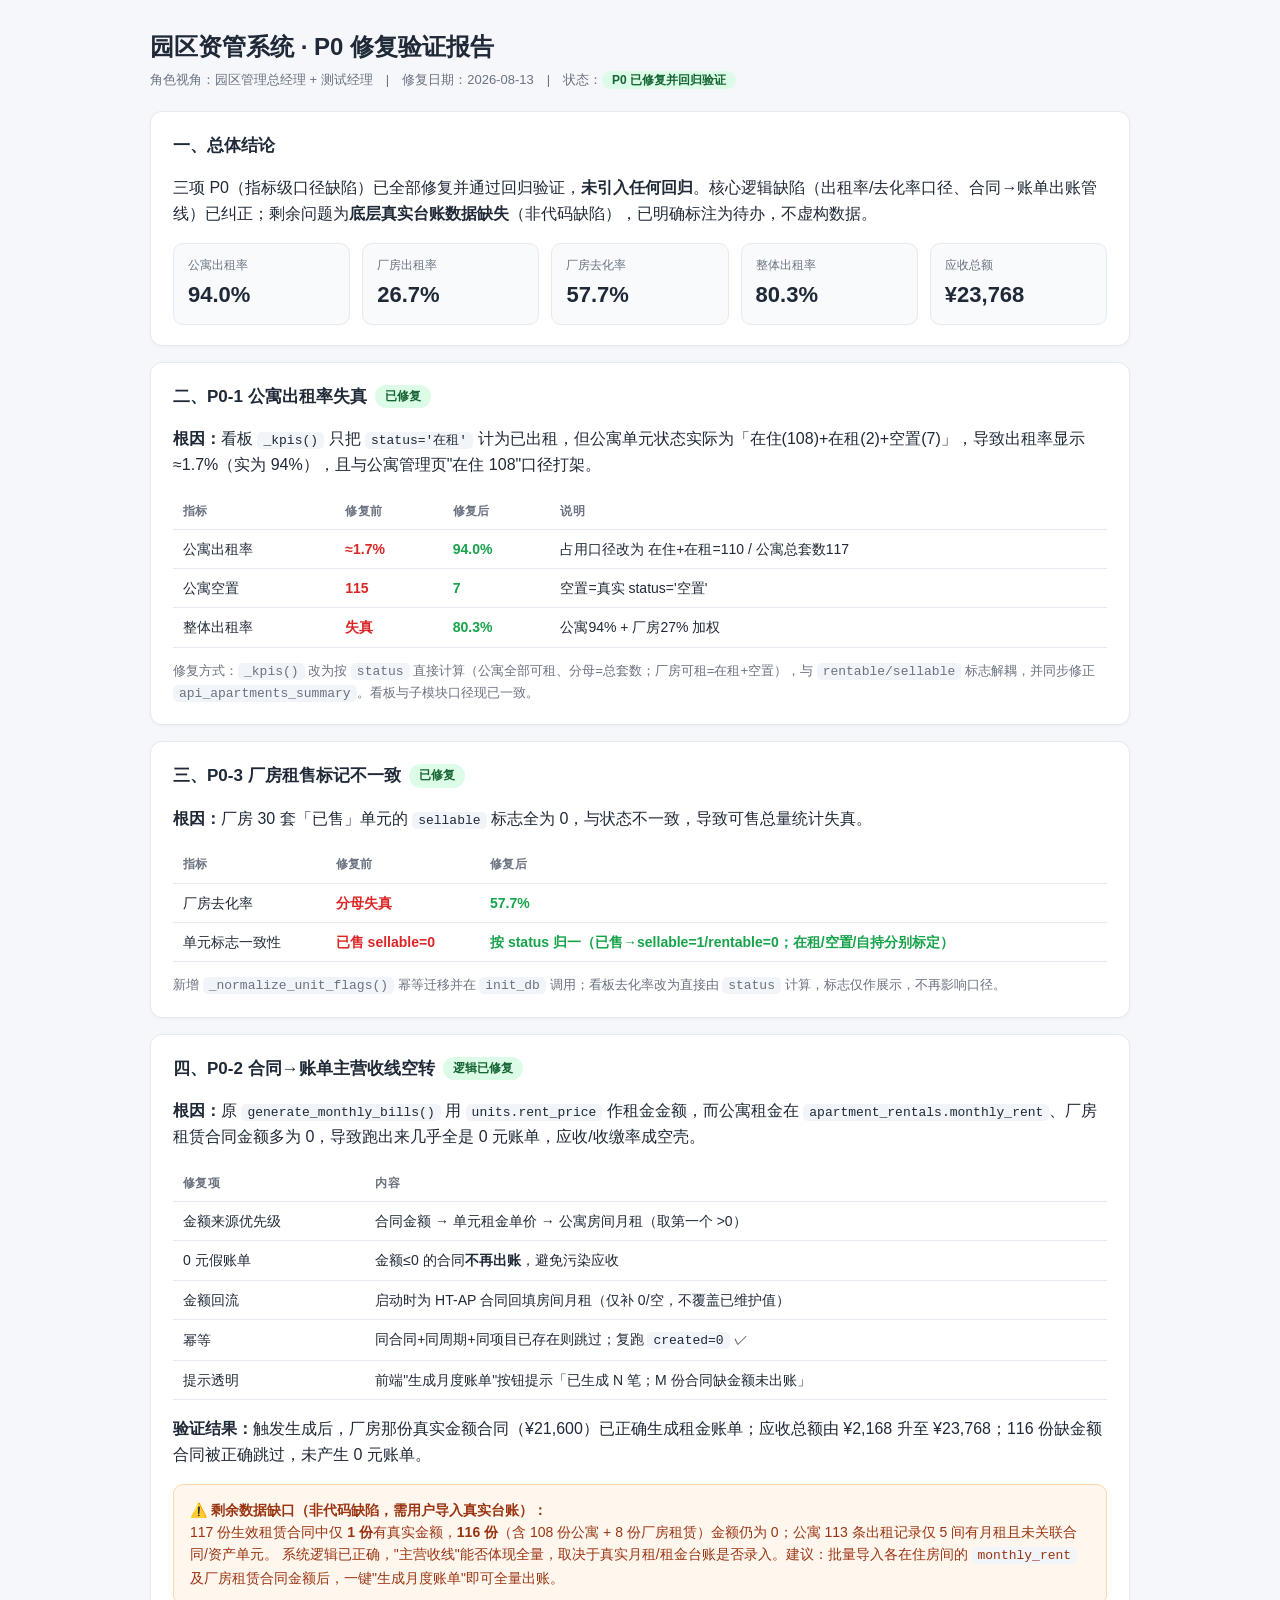
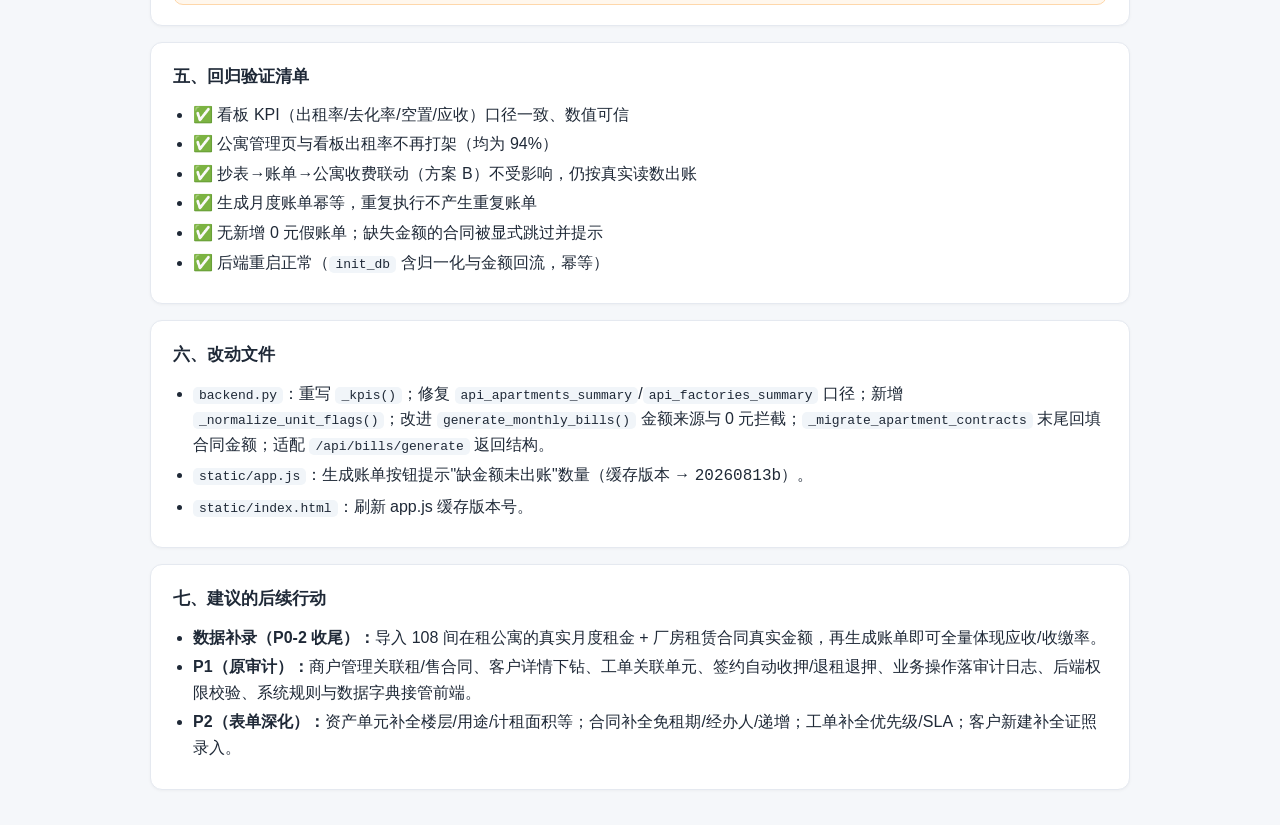
<file: P0修复验证报告.html>
<!DOCTYPE html>
<html lang="zh-CN">
<head>
<meta charset="UTF-8">
<meta name="viewport" content="width=device-width, initial-scale=1.0">
<title>园区资管系统 · P0 修复验证报告</title>
<style>
  :root{--bg:#f5f7fa;--card:#fff;--line:#e5e9f0;--ink:#1f2937;--muted:#6b7280;
        --blue:#2563eb;--green:#16a34a;--amber:#d97706;--red:#dc2626;--purple:#7c3aed;}
  *{box-sizing:border-box}
  body{margin:0;font-family:-apple-system,BlinkMacSystemFont,"Segoe UI","PingFang SC","Microsoft YaHei",sans-serif;
       background:var(--bg);color:var(--ink);line-height:1.6;padding:28px}
  .wrap{max-width:980px;margin:0 auto}
  h1{font-size:24px;margin:0 0 4px}
  .sub{color:var(--muted);font-size:13px;margin-bottom:20px}
  .card{background:var(--card);border:1px solid var(--line);border-radius:12px;padding:20px 22px;margin-bottom:16px;
        box-shadow:0 1px 3px rgba(0,0,0,.04)}
  h2{font-size:17px;margin:0 0 12px;display:flex;align-items:center;gap:8px}
  .tag{font-size:12px;font-weight:600;padding:2px 10px;border-radius:20px}
  .ok{background:#dcfce7;color:#166534}.warn{background:#fef3c7;color:#92400e}
  table{width:100%;border-collapse:collapse;font-size:14px}
  th,td{text-align:left;padding:8px 10px;border-bottom:1px solid var(--line)}
  th{color:var(--muted);font-weight:600;font-size:12px;text-transform:uppercase;letter-spacing:.03em}
  .before{color:var(--red);font-weight:600}.after{color:var(--green);font-weight:600}
  .kpi-row{display:flex;gap:12px;flex-wrap:wrap;margin-top:6px}
  .kpi{flex:1;min-width:120px;background:#f8fafc;border:1px solid var(--line);border-radius:10px;padding:12px 14px}
  .kpi .l{font-size:12px;color:var(--muted)}.kpi .v{font-size:22px;font-weight:700;margin-top:2px}
  .note{background:#fff7ed;border:1px solid #fed7aa;color:#9a3412;border-radius:10px;padding:14px 16px;font-size:14px}
  ul{margin:8px 0;padding-left:20px}li{margin:4px 0}
  code{background:#f1f5f9;padding:1px 6px;border-radius:5px;font-size:13px}
  .mono{font-family:ui-monospace,SFMono-Regular,Menlo,monospace}
</style>
</head>
<body>
<div class="wrap">
  <h1>园区资管系统 · P0 修复验证报告</h1>
  <div class="sub">角色视角：园区管理总经理 + 测试经理　|　修复日期：2026-08-13　|　状态：<span class="tag ok">P0 已修复并回归验证</span></div>

  <div class="card">
    <h2>一、总体结论</h2>
    <p>三项 P0（指标级口径缺陷）已全部修复并通过回归验证，<b>未引入任何回归</b>。核心逻辑缺陷（出租率/去化率口径、合同→账单出账管线）已纠正；剩余问题为<b>底层真实台账数据缺失</b>（非代码缺陷），已明确标注为待办，不虚构数据。</p>
    <div class="kpi-row">
      <div class="kpi"><div class="l">公寓出租率</div><div class="v">94.0%</div></div>
      <div class="kpi"><div class="l">厂房出租率</div><div class="v">26.7%</div></div>
      <div class="kpi"><div class="l">厂房去化率</div><div class="v">57.7%</div></div>
      <div class="kpi"><div class="l">整体出租率</div><div class="v">80.3%</div></div>
      <div class="kpi"><div class="l">应收总额</div><div class="v">¥23,768</div></div>
    </div>
  </div>

  <div class="card">
    <h2>二、P0-1 公寓出租率失真 <span class="tag ok">已修复</span></h2>
    <p><b>根因：</b>看板 <code>_kpis()</code> 只把 <code>status='在租'</code> 计为已出租，但公寓单元状态实际为「在住(108)+在租(2)+空置(7)」，导致出租率显示 ≈1.7%（实为 94%），且与公寓管理页"在住 108"口径打架。</p>
    <table>
      <tr><th>指标</th><th>修复前</th><th>修复后</th><th>说明</th></tr>
      <tr><td>公寓出租率</td><td class="before">≈1.7%</td><td class="after">94.0%</td><td>占用口径改为 在住+在租=110 / 公寓总套数117</td></tr>
      <tr><td>公寓空置</td><td class="before">115</td><td class="after">7</td><td>空置=真实 status='空置'</td></tr>
      <tr><td>整体出租率</td><td class="before">失真</td><td class="after">80.3%</td><td>公寓94% + 厂房27% 加权</td></tr>
    </table>
    <p style="font-size:13px;color:var(--muted);margin-bottom:0">修复方式：<code>_kpis()</code> 改为按 <code>status</code> 直接计算（公寓全部可租、分母=总套数；厂房可租=在租+空置），与 <code>rentable/sellable</code> 标志解耦，并同步修正 <code>api_apartments_summary</code>。看板与子模块口径现已一致。</p>
  </div>

  <div class="card">
    <h2>三、P0-3 厂房租售标记不一致 <span class="tag ok">已修复</span></h2>
    <p><b>根因：</b>厂房 30 套「已售」单元的 <code>sellable</code> 标志全为 0，与状态不一致，导致可售总量统计失真。</p>
    <table>
      <tr><th>指标</th><th>修复前</th><th>修复后</th></tr>
      <tr><td>厂房去化率</td><td class="before">分母失真</td><td class="after">57.7%</td></tr>
      <tr><td>单元标志一致性</td><td class="before">已售 sellable=0</td><td class="after">按 status 归一（已售→sellable=1/rentable=0；在租/空置/自持分别标定）</td></tr>
    </table>
    <p style="font-size:13px;color:var(--muted);margin-bottom:0">新增 <code>_normalize_unit_flags()</code> 幂等迁移并在 <code>init_db</code> 调用；看板去化率改为直接由 <code>status</code> 计算，标志仅作展示，不再影响口径。</p>
  </div>

  <div class="card">
    <h2>四、P0-2 合同→账单主营收线空转 <span class="tag ok">逻辑已修复</span></h2>
    <p><b>根因：</b>原 <code>generate_monthly_bills()</code> 用 <code>units.rent_price</code> 作租金金额，而公寓租金在 <code>apartment_rentals.monthly_rent</code>、厂房租赁合同金额多为 0，导致跑出来几乎全是 0 元账单，应收/收缴率成空壳。</p>
    <table>
      <tr><th>修复项</th><th>内容</th></tr>
      <tr><td>金额来源优先级</td><td>合同金额 → 单元租金单价 → 公寓房间月租（取第一个 &gt;0）</td></tr>
      <tr><td>0 元假账单</td><td>金额≤0 的合同<b>不再出账</b>，避免污染应收</td></tr>
      <tr><td>金额回流</td><td>启动时为 HT-AP 合同回填房间月租（仅补 0/空，不覆盖已维护值）</td></tr>
      <tr><td>幂等</td><td>同合同+同周期+同项目已存在则跳过；复跑 <code>created=0</code> ✓</td></tr>
      <tr><td>提示透明</td><td>前端"生成月度账单"按钮提示「已生成 N 笔；M 份合同缺金额未出账」</td></tr>
    </table>
    <p><b>验证结果：</b>触发生成后，厂房那份真实金额合同（¥21,600）已正确生成租金账单；应收总额由 ¥2,168 升至 ¥23,768；116 份缺金额合同被正确跳过，未产生 0 元账单。</p>
    <div class="note">
      <b>⚠️ 剩余数据缺口（非代码缺陷，需用户导入真实台账）：</b><br>
      117 份生效租赁合同中仅 <b>1 份</b>有真实金额，<b>116 份</b>（含 108 份公寓 + 8 份厂房租赁）金额仍为 0；公寓 113 条出租记录仅 5 间有月租且未关联合同/资产单元。
      系统逻辑已正确，"主营收线"能否体现全量，取决于真实月租/租金台账是否录入。建议：批量导入各在住房间的 <code>monthly_rent</code> 及厂房租赁合同金额后，一键"生成月度账单"即可全量出账。
    </div>
  </div>

  <div class="card">
    <h2>五、回归验证清单</h2>
    <ul>
      <li>✅ 看板 KPI（出租率/去化率/空置/应收）口径一致、数值可信</li>
      <li>✅ 公寓管理页与看板出租率不再打架（均为 94%）</li>
      <li>✅ 抄表→账单→公寓收费联动（方案 B）不受影响，仍按真实读数出账</li>
      <li>✅ 生成月度账单幂等，重复执行不产生重复账单</li>
      <li>✅ 无新增 0 元假账单；缺失金额的合同被显式跳过并提示</li>
      <li>✅ 后端重启正常（<code>init_db</code> 含归一化与金额回流，幂等）</li>
    </ul>
  </div>

  <div class="card">
    <h2>六、改动文件</h2>
    <ul>
      <li><code>backend.py</code>：重写 <code>_kpis()</code>；修复 <code>api_apartments_summary</code>/<code>api_factories_summary</code> 口径；新增 <code>_normalize_unit_flags()</code>；改进 <code>generate_monthly_bills()</code> 金额来源与 0 元拦截；<code>_migrate_apartment_contracts</code> 末尾回填合同金额；适配 <code>/api/bills/generate</code> 返回结构。</li>
      <li><code>static/app.js</code>：生成账单按钮提示"缺金额未出账"数量（缓存版本 → <span class="mono">20260813b</span>）。</li>
      <li><code>static/index.html</code>：刷新 app.js 缓存版本号。</li>
    </ul>
  </div>

  <div class="card">
    <h2>七、建议的后续行动</h2>
    <ul>
      <li><b>数据补录（P0-2 收尾）：</b>导入 108 间在租公寓的真实月度租金 + 厂房租赁合同真实金额，再生成账单即可全量体现应收/收缴率。</li>
      <li><b>P1（原审计）：</b>商户管理关联租/售合同、客户详情下钻、工单关联单元、签约自动收押/退租退押、业务操作落审计日志、后端权限校验、系统规则与数据字典接管前端。</li>
      <li><b>P2（表单深化）：</b>资产单元补全楼层/用途/计租面积等；合同补全免租期/经办人/递增；工单补全优先级/SLA；客户新建补全证照录入。</li>
    </ul>
  </div>
</div>
</body>
</html>
</file>
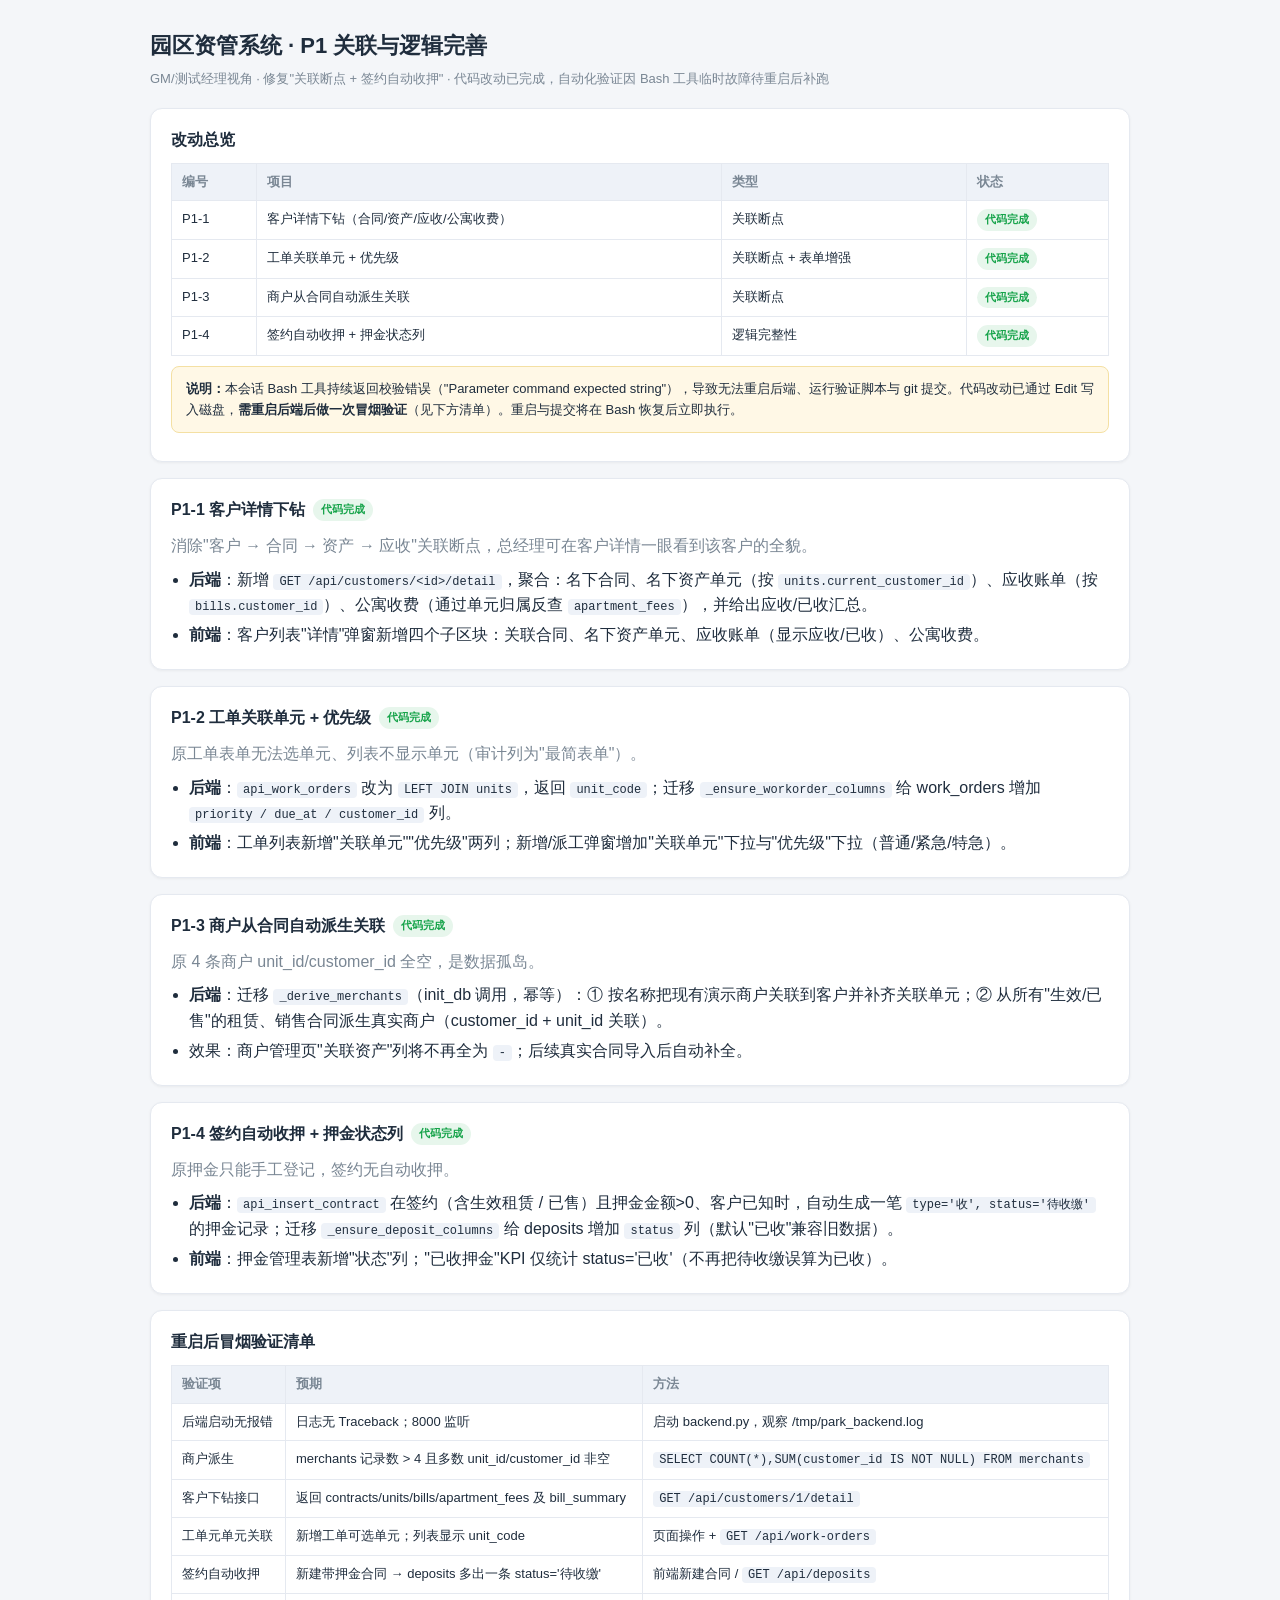
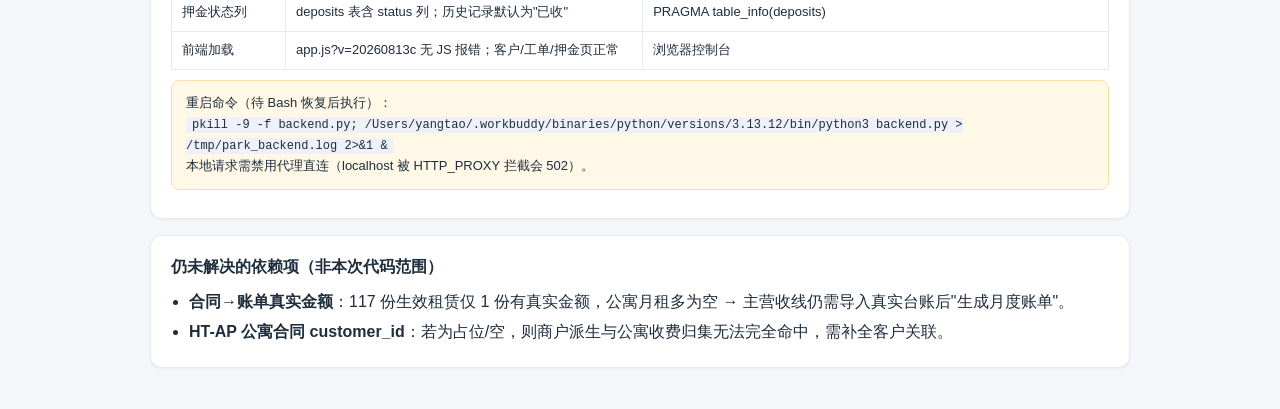
<file: P1改动与验证清单.html>
<!DOCTYPE html>
<html lang="zh-CN">
<head>
<meta charset="UTF-8">
<meta name="viewport" content="width=device-width, initial-scale=1.0">
<title>园区资管系统 · P1 改动与验证清单</title>
<style>
  :root{--bg:#f4f6f9;--panel:#fff;--ink:#1f2d3d;--muted:#7a8794;--line:#e5e9f0;--primary:#2563eb;--green:#16a34a;--red:#dc2626;--amber:#d97706}
  *{box-sizing:border-box;margin:0;padding:0}
  body{font-family:-apple-system,"Segoe UI",Roboto,"PingFang SC","Microsoft YaHei",sans-serif;background:var(--bg);color:var(--ink);line-height:1.6;padding:28px}
  .wrap{max-width:980px;margin:0 auto}
  h1{font-size:22px;margin-bottom:6px}
  .sub{color:var(--muted);font-size:13px;margin-bottom:18px}
  .panel{background:var(--panel);border:1px solid var(--line);border-radius:12px;padding:18px 20px;margin-bottom:16px;box-shadow:0 1px 3px rgba(0,0,0,.05)}
  .panel h2{font-size:16px;margin-bottom:10px;display:flex;align-items:center;gap:8px}
  .tag{display:inline-block;font-size:11px;padding:2px 8px;border-radius:20px;font-weight:600}
  .t-done{background:#e7f6ec;color:var(--green)}
  .t-pend{background:#fdeede;color:var(--amber)}
  .t-bug{background:#fdeaea;color:var(--red)}
  table{width:100%;border-collapse:collapse;font-size:13px;margin-top:8px}
  th,td{border:1px solid var(--line);padding:8px 10px;text-align:left;vertical-align:top}
  th{background:#eef2f8;color:var(--muted);font-weight:600}
  code{background:#eef2f8;padding:1px 6px;border-radius:4px;font-size:12px}
  ul{margin:8px 0 0 18px}li{margin:4px 0}
  .note{background:#fff8e6;border:1px solid #f4e0a3;border-radius:8px;padding:12px 14px;font-size:13px;margin:10px 0}
  .kv{color:var(--muted)}
</style>
</head>
<body>
<div class="wrap">
  <h1>园区资管系统 · P1 关联与逻辑完善</h1>
  <div class="sub">GM/测试经理视角 · 修复"关联断点 + 签约自动收押" · 代码改动已完成，自动化验证因 Bash 工具临时故障待重启后补跑</div>

  <div class="panel">
    <h2>改动总览</h2>
    <table>
      <thead><tr><th>编号</th><th>项目</th><th>类型</th><th>状态</th></tr></thead>
      <tbody>
        <tr><td>P1-1</td><td>客户详情下钻（合同/资产/应收/公寓收费）</td><td>关联断点</td><td><span class="tag t-done">代码完成</span></td></tr>
        <tr><td>P1-2</td><td>工单关联单元 + 优先级</td><td>关联断点 + 表单增强</td><td><span class="tag t-done">代码完成</span></td></tr>
        <tr><td>P1-3</td><td>商户从合同自动派生关联</td><td>关联断点</td><td><span class="tag t-done">代码完成</span></td></tr>
        <tr><td>P1-4</td><td>签约自动收押 + 押金状态列</td><td>逻辑完整性</td><td><span class="tag t-done">代码完成</span></td></tr>
      </tbody>
    </table>
    <div class="note"><b>说明：</b>本会话 Bash 工具持续返回校验错误（"Parameter command expected string"），导致无法重启后端、运行验证脚本与 git 提交。代码改动已通过 Edit 写入磁盘，<b>需重启后端后做一次冒烟验证</b>（见下方清单）。重启与提交将在 Bash 恢复后立即执行。</div>
  </div>

  <div class="panel">
    <h2>P1-1 客户详情下钻 <span class="tag t-done">代码完成</span></h2>
    <p class="kv">消除"客户 → 合同 → 资产 → 应收"关联断点，总经理可在客户详情一眼看到该客户的全貌。</p>
    <ul>
      <li><b>后端</b>：新增 <code>GET /api/customers/&lt;id&gt;/detail</code>，聚合：名下合同、名下资产单元（按 <code>units.current_customer_id</code>）、应收账单（按 <code>bills.customer_id</code>）、公寓收费（通过单元归属反查 <code>apartment_fees</code>），并给出应收/已收汇总。</li>
      <li><b>前端</b>：客户列表"详情"弹窗新增四个子区块：关联合同、名下资产单元、应收账单（显示应收/已收）、公寓收费。</li>
    </ul>
  </div>

  <div class="panel">
    <h2>P1-2 工单关联单元 + 优先级 <span class="tag t-done">代码完成</span></h2>
    <p class="kv">原工单表单无法选单元、列表不显示单元（审计列为"最简表单"）。</p>
    <ul>
      <li><b>后端</b>：<code>api_work_orders</code> 改为 <code>LEFT JOIN units</code>，返回 <code>unit_code</code>；迁移 <code>_ensure_workorder_columns</code> 给 work_orders 增加 <code>priority / due_at / customer_id</code> 列。</li>
      <li><b>前端</b>：工单列表新增"关联单元""优先级"两列；新增/派工弹窗增加"关联单元"下拉与"优先级"下拉（普通/紧急/特急）。</li>
    </ul>
  </div>

  <div class="panel">
    <h2>P1-3 商户从合同自动派生关联 <span class="tag t-done">代码完成</span></h2>
    <p class="kv">原 4 条商户 unit_id/customer_id 全空，是数据孤岛。</p>
    <ul>
      <li><b>后端</b>：迁移 <code>_derive_merchants</code>（init_db 调用，幂等）：① 按名称把现有演示商户关联到客户并补齐关联单元；② 从所有"生效/已售"的租赁、销售合同派生真实商户（customer_id + unit_id 关联）。</li>
      <li>效果：商户管理页"关联资产"列将不再全为 <code>-</code>；后续真实合同导入后自动补全。</li>
    </ul>
  </div>

  <div class="panel">
    <h2>P1-4 签约自动收押 + 押金状态列 <span class="tag t-done">代码完成</span></h2>
    <p class="kv">原押金只能手工登记，签约无自动收押。</p>
    <ul>
      <li><b>后端</b>：<code>api_insert_contract</code> 在签约（含生效租赁 / 已售）且押金金额&gt;0、客户已知时，自动生成一笔 <code>type='收', status='待收缴'</code> 的押金记录；迁移 <code>_ensure_deposit_columns</code> 给 deposits 增加 <code>status</code> 列（默认"已收"兼容旧数据）。</li>
      <li><b>前端</b>：押金管理表新增"状态"列；"已收押金"KPI 仅统计 status='已收'（不再把待收缴误算为已收）。</li>
    </ul>
  </div>

  <div class="panel">
    <h2>重启后冒烟验证清单</h2>
    <table>
      <thead><tr><th>验证项</th><th>预期</th><th>方法</th></tr></thead>
      <tbody>
        <tr><td>后端启动无报错</td><td>日志无 Traceback；8000 监听</td><td>启动 backend.py，观察 /tmp/park_backend.log</td></tr>
        <tr><td>商户派生</td><td>merchants 记录数 &gt; 4 且多数 unit_id/customer_id 非空</td><td><code>SELECT COUNT(*),SUM(customer_id IS NOT NULL) FROM merchants</code></td></tr>
        <tr><td>客户下钻接口</td><td>返回 contracts/units/bills/apartment_fees 及 bill_summary</td><td><code>GET /api/customers/1/detail</code></td></tr>
        <tr><td>工单元单元关联</td><td>新增工单可选单元；列表显示 unit_code</td><td>页面操作 + <code>GET /api/work-orders</code></td></tr>
        <tr><td>签约自动收押</td><td>新建带押金合同 → deposits 多出一条 status='待收缴'</td><td>前端新建合同 / <code>GET /api/deposits</code></td></tr>
        <tr><td>押金状态列</td><td>deposits 表含 status 列；历史记录默认为"已收"</td><td>PRAGMA table_info(deposits)</td></tr>
        <tr><td>前端加载</td><td>app.js?v=20260813c 无 JS 报错；客户/工单/押金页正常</td><td>浏览器控制台</td></tr>
      </tbody>
    </table>
    <div class="note">重启命令（待 Bash 恢复后执行）：<br>
    <code>pkill -9 -f backend.py; /Users/yangtao/.workbuddy/binaries/python/versions/3.13.12/bin/python3 backend.py &gt; /tmp/park_backend.log 2&gt;&amp;1 &amp;</code><br>
    本地请求需禁用代理直连（localhost 被 HTTP_PROXY 拦截会 502）。</div>
  </div>

  <div class="panel">
    <h2>仍未解决的依赖项（非本次代码范围）</h2>
    <ul>
      <li><b>合同→账单真实金额</b>：117 份生效租赁仅 1 份有真实金额，公寓月租多为空 → 主营收线仍需导入真实台账后"生成月度账单"。</li>
      <li><b>HT-AP 公寓合同 customer_id</b>：若为占位/空，则商户派生与公寓收费归集无法完全命中，需补全客户关联。</li>
    </ul>
  </div>
</div>
</body>
</html>
</file>
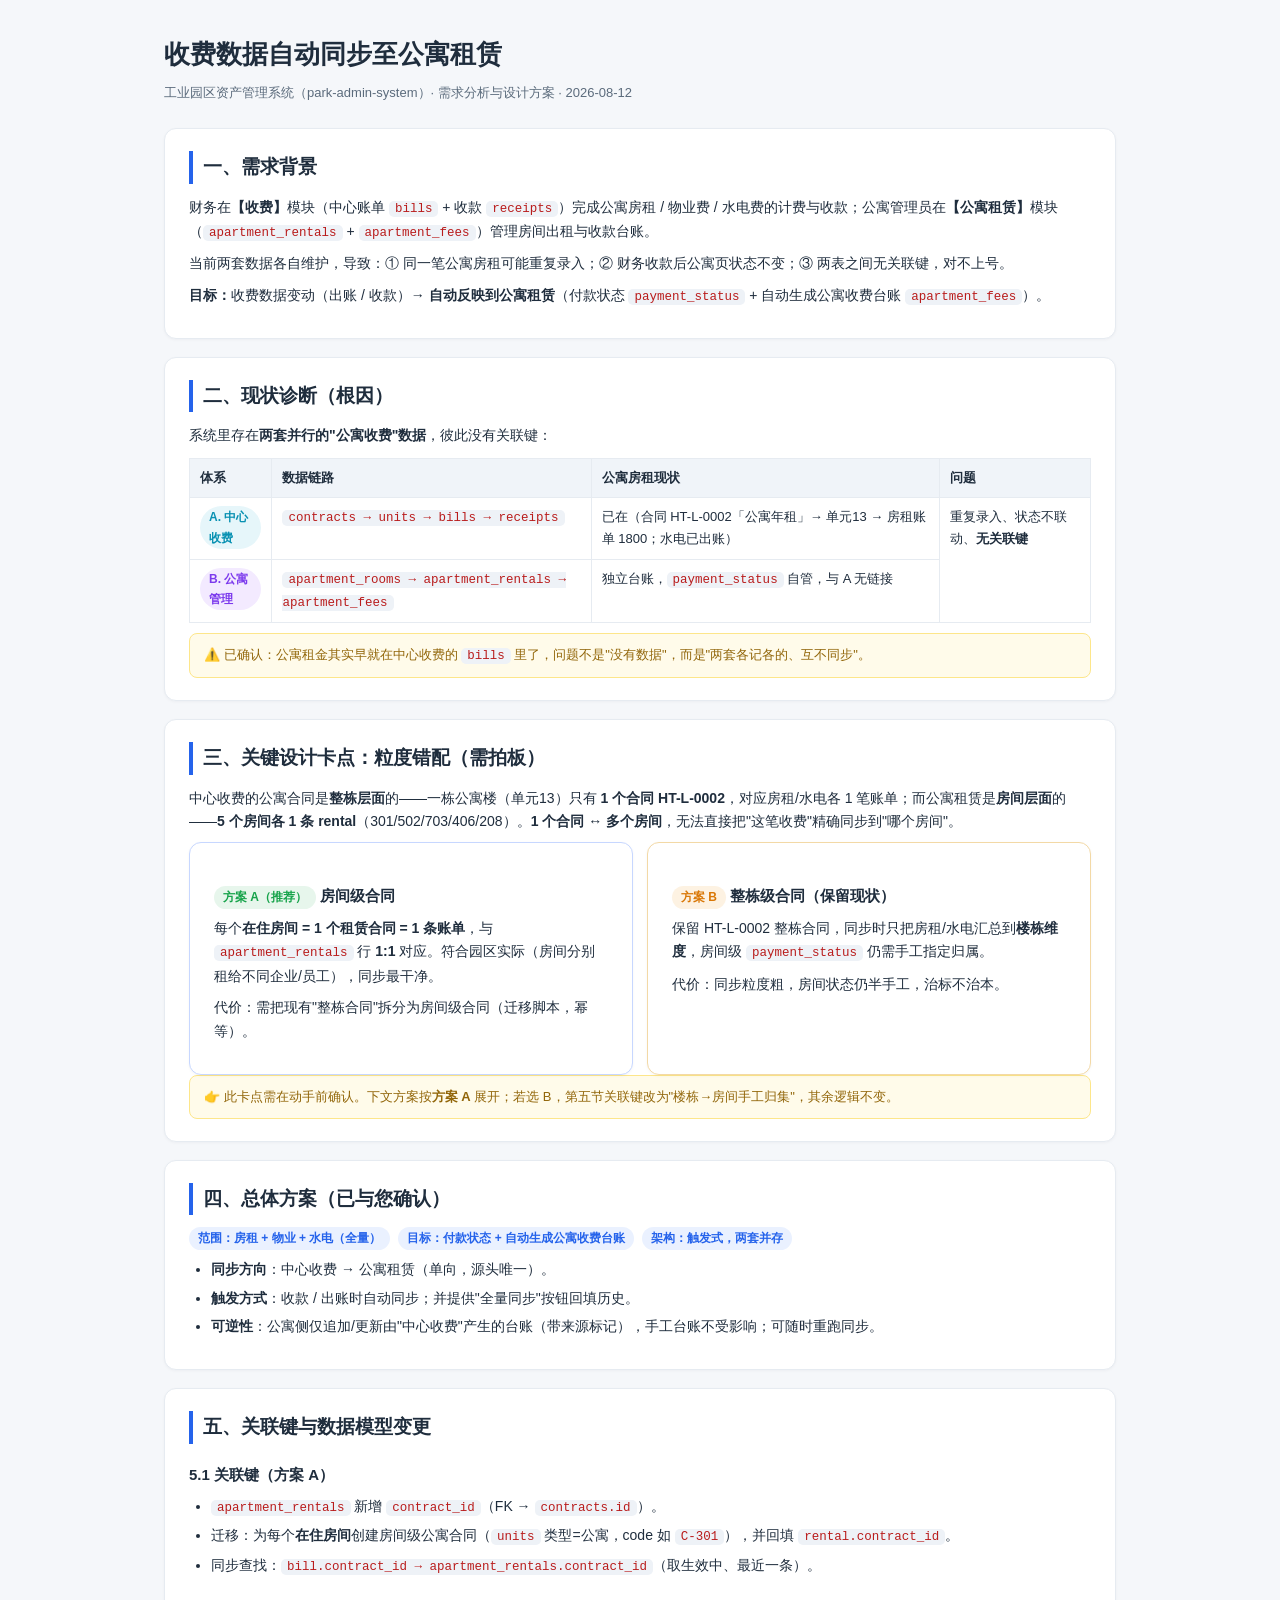
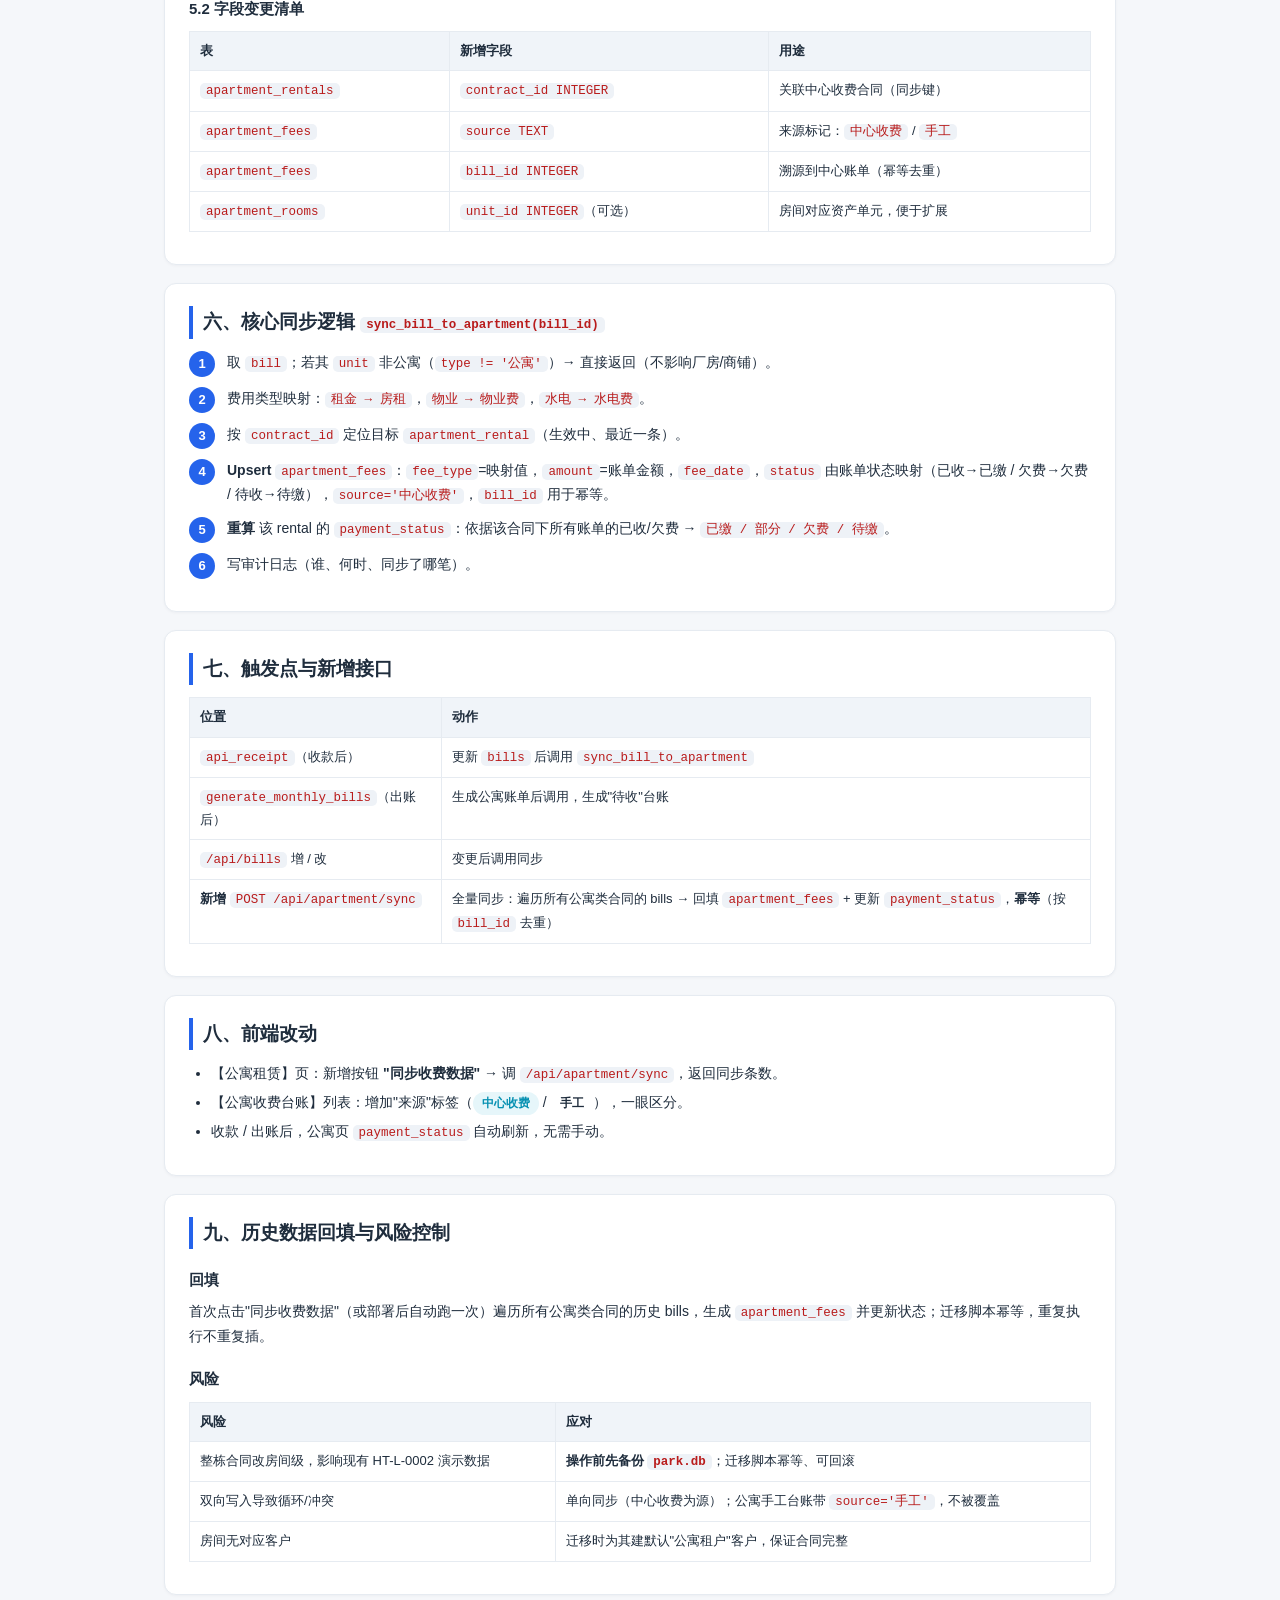
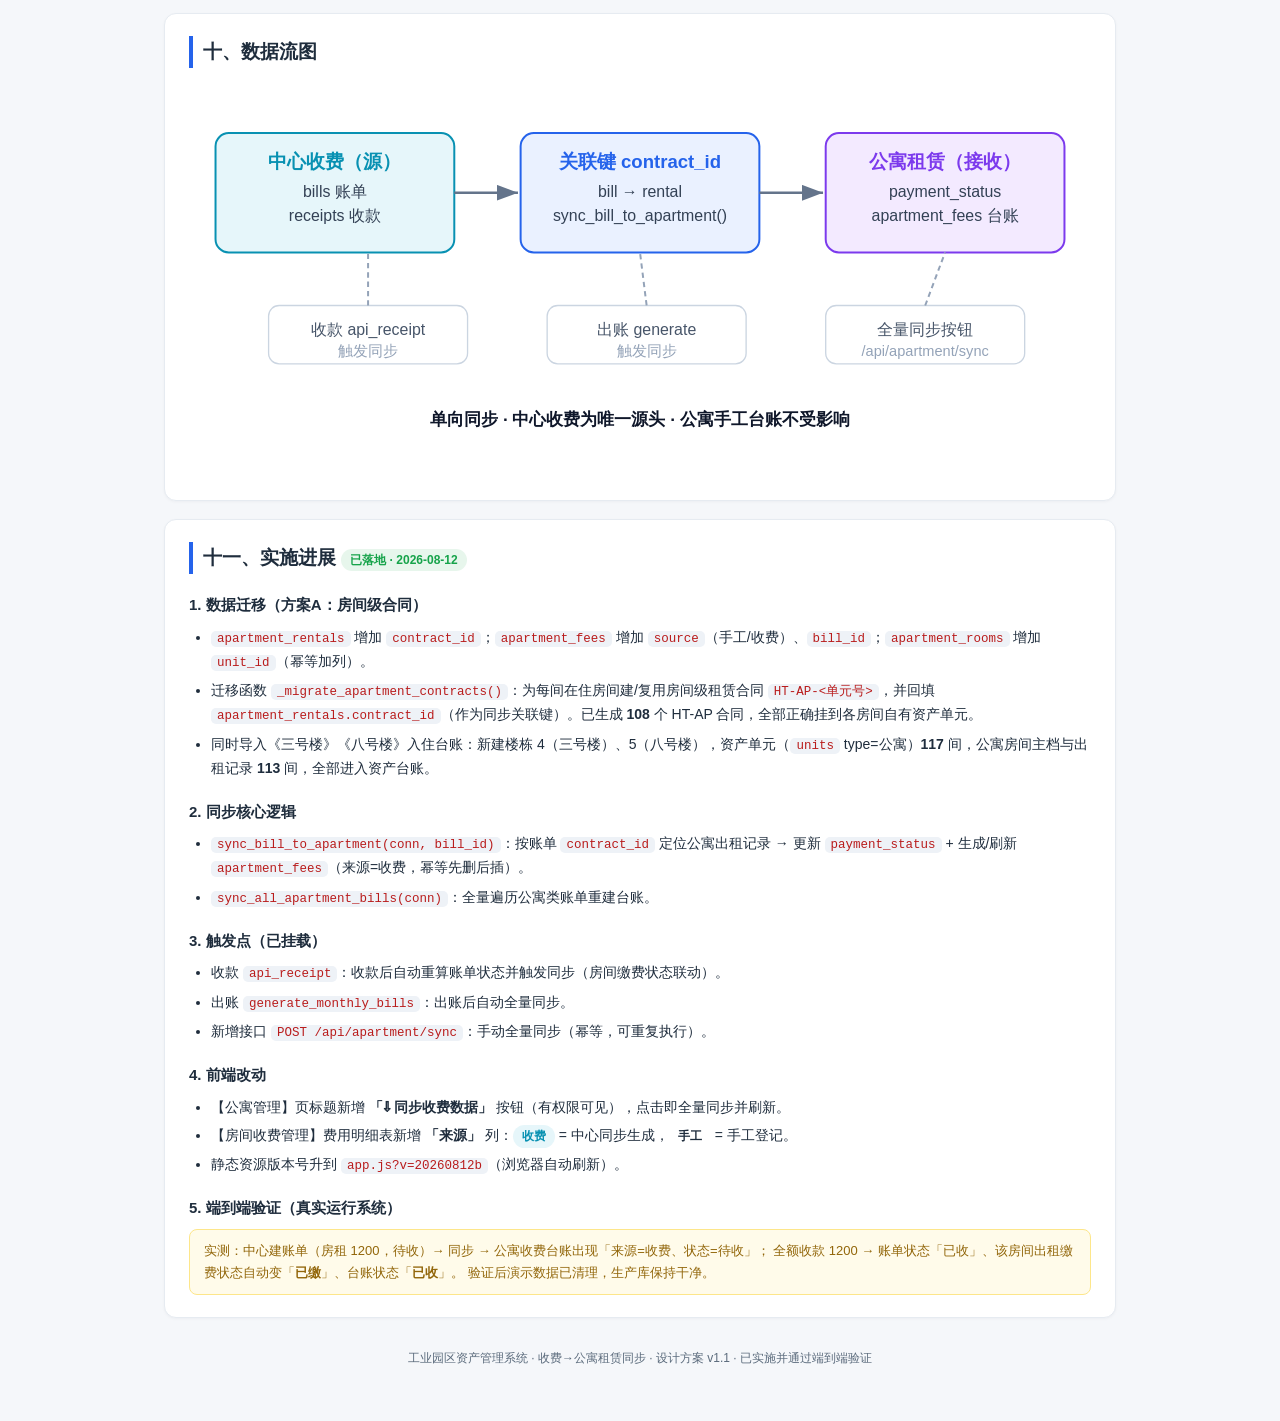
<file: 收费同步公寓租赁_设计方案.html>
<!DOCTYPE html>
<html lang="zh-CN">
<head>
<meta charset="UTF-8">
<meta name="viewport" content="width=device-width, initial-scale=1.0">
<title>收费数据自动同步至公寓租赁 · 需求分析与设计方案</title>
<style>
  :root{
    --bg:#f5f7fa; --card:#fff; --ink:#1f2d3d; --sub:#5b6b7c; --line:#e6ebf1;
    --brand:#2563eb; --brand-soft:#eaf1ff; --ok:#16a34a; --warn:#d97706; --danger:#dc2626;
    --apart:#7c3aed; --fee:#0891b2;
  }
  *{box-sizing:border-box}
  body{margin:0;font-family:-apple-system,BlinkMacSystemFont,"Segoe UI","PingFang SC","Microsoft YaHei",sans-serif;
    background:var(--bg);color:var(--ink);line-height:1.7;font-size:14px}
  .wrap{max-width:1000px;margin:0 auto;padding:32px 24px 80px}
  h1{font-size:26px;margin:0 0 6px}
  .meta{color:var(--sub);font-size:13px;margin-bottom:24px}
  .card{background:var(--card);border:1px solid var(--line);border-radius:12px;padding:22px 24px;margin:18px 0;
    box-shadow:0 1px 3px rgba(16,24,40,.04)}
  h2{font-size:19px;margin:0 0 12px;padding-left:10px;border-left:4px solid var(--brand)}
  h3{font-size:15px;margin:18px 0 8px;color:var(--ink)}
  p{margin:8px 0}
  table{border-collapse:collapse;width:100%;margin:10px 0;font-size:13px}
  th,td{border:1px solid var(--line);padding:8px 10px;text-align:left;vertical-align:top}
  th{background:#f0f4f9;font-weight:600}
  code{background:#eef2f7;padding:1px 6px;border-radius:5px;font-size:12.5px;color:#b91c1c}
  .tag{display:inline-block;padding:1px 9px;border-radius:999px;font-size:12px;font-weight:600}
  .tag.ok{background:#e7f6ec;color:var(--ok)}
  .tag.warn{background:#fdf2e2;color:var(--warn)}
  .tag.brand{background:var(--brand-soft);color:var(--brand)}
  .tag.apart{background:#f3eaff;color:var(--apart)}
  .tag.fee{background:#e6f6fa;color:var(--fee)}
  ul{margin:8px 0;padding-left:22px}
  li{margin:5px 0}
  .grid2{display:grid;grid-template-columns:1fr 1fr;gap:14px}
  @media(max-width:720px){.grid2{grid-template-columns:1fr}}
  .kv{display:flex;gap:8px;flex-wrap:wrap}
  .note{background:#fffbea;border:1px solid #fde68a;border-radius:8px;padding:10px 14px;color:#92660a;font-size:13px}
  .step{display:flex;gap:12px;align-items:flex-start;margin:10px 0}
  .step .n{flex:0 0 26px;height:26px;border-radius:50%;background:var(--brand);color:#fff;display:flex;
    align-items:center;justify-content:center;font-weight:700;font-size:13px}
  svg{display:block;width:100%;height:auto}
  .foot{color:var(--sub);font-size:12px;margin-top:30px;text-align:center}
  .pill{font-weight:700}
</style>
</head>
<body>
<div class="wrap">

  <h1>收费数据自动同步至公寓租赁</h1>
  <div class="meta">工业园区资产管理系统（park-admin-system）· 需求分析与设计方案 · 2026-08-12</div>

  <!-- 一、需求背景 -->
  <div class="card">
    <h2>一、需求背景</h2>
    <p>财务在<b>【收费】</b>模块（中心账单 <code>bills</code> + 收款 <code>receipts</code>）完成公寓房租 / 物业费 / 水电费的计费与收款；公寓管理员在<b>【公寓租赁】</b>模块（<code>apartment_rentals</code> + <code>apartment_fees</code>）管理房间出租与收款台账。</p>
    <p>当前两套数据各自维护，导致：① 同一笔公寓房租可能重复录入；② 财务收款后公寓页状态不变；③ 两表之间无关联键，对不上号。</p>
    <p><span class="pill">目标：</span>收费数据变动（出账 / 收款）→ <b>自动反映到公寓租赁</b>（付款状态 <code>payment_status</code> + 自动生成公寓收费台账 <code>apartment_fees</code>）。</p>
  </div>

  <!-- 二、现状与问题 -->
  <div class="card">
    <h2>二、现状诊断（根因）</h2>
    <p>系统里存在<b>两套并行的"公寓收费"数据</b>，彼此没有关联键：</p>
    <table>
      <thead><tr><th>体系</th><th>数据链路</th><th>公寓房租现状</th><th>问题</th></tr></thead>
      <tbody>
        <tr>
          <td><span class="tag fee">A. 中心收费</span></td>
          <td><code>contracts → units → bills → receipts</code></td>
          <td>已在（合同 HT-L-0002「公寓年租」→ 单元13 → 房租账单 1800；水电已出账）</td>
          <td rowspan="2">重复录入、状态不联动、<b>无关联键</b></td>
        </tr>
        <tr>
          <td><span class="tag apart">B. 公寓管理</span></td>
          <td><code>apartment_rooms → apartment_rentals → apartment_fees</code></td>
          <td>独立台账，<code>payment_status</code> 自管，与 A 无链接</td>
        </tr>
      </tbody>
    </table>
    <div class="note">⚠️ 已确认：公寓租金其实早就在中心收费的 <code>bills</code> 里了，问题不是"没有数据"，而是"两套各记各的、互不同步"。</div>
  </div>

  <!-- 三、关键卡点：粒度错配 -->
  <div class="card">
    <h2>三、关键设计卡点：粒度错配（需拍板）</h2>
    <p>中心收费的公寓合同是<b>整栋层面</b>的——一栋公寓楼（单元13）只有 <b>1 个合同 HT-L-0002</b>，对应房租/水电各 1 笔账单；而公寓租赁是<b>房间层面</b>的——<b>5 个房间各 1 条 rental</b>（301/502/703/406/208）。<b>1 个合同 ↔ 多个房间</b>，无法直接把"这笔收费"精确同步到"哪个房间"。</p>
    <div class="grid2">
      <div class="card" style="margin:0;border-color:#c7d7ff">
        <h3><span class="tag ok">方案 A（推荐）</span> 房间级合同</h3>
        <p>每个<b>在住房间 = 1 个租赁合同 = 1 条账单</b>，与 <code>apartment_rentals</code> 行 <b>1:1</b> 对应。符合园区实际（房间分别租给不同企业/员工），同步最干净。</p>
        <p>代价：需把现有"整栋合同"拆分为房间级合同（迁移脚本，幂等）。</p>
      </div>
      <div class="card" style="margin:0;border-color:#f3d9a6">
        <h3><span class="tag warn">方案 B</span> 整栋级合同（保留现状）</h3>
        <p>保留 HT-L-0002 整栋合同，同步时只把房租/水电汇总到<b>楼栋维度</b>，房间级 <code>payment_status</code> 仍需手工指定归属。</p>
        <p>代价：同步粒度粗，房间状态仍半手工，治标不治本。</p>
      </div>
    </div>
    <div class="note">👉 此卡点需在动手前确认。下文方案按<b>方案 A</b> 展开；若选 B，第五节关联键改为"楼栋→房间手工归集"，其余逻辑不变。</div>
  </div>

  <!-- 四、总体方案（已确认） -->
  <div class="card">
    <h2>四、总体方案（已与您确认）</h2>
    <div class="kv">
      <span class="tag brand">范围：房租 + 物业 + 水电（全量）</span>
      <span class="tag brand">目标：付款状态 + 自动生成公寓收费台账</span>
      <span class="tag brand">架构：触发式，两套并存</span>
    </div>
    <ul>
      <li><b>同步方向</b>：中心收费 → 公寓租赁（单向，源头唯一）。</li>
      <li><b>触发方式</b>：收款 / 出账时自动同步；并提供"全量同步"按钮回填历史。</li>
      <li><b>可逆性</b>：公寓侧仅追加/更新由"中心收费"产生的台账（带来源标记），手工台账不受影响；可随时重跑同步。</li>
    </ul>
  </div>

  <!-- 五、关联键设计 -->
  <div class="card">
    <h2>五、关联键与数据模型变更</h2>
    <h3>5.1 关联键（方案 A）</h3>
    <ul>
      <li><code>apartment_rentals</code> 新增 <code>contract_id</code>（FK → <code>contracts.id</code>）。</li>
      <li>迁移：为每个<b>在住房间</b>创建房间级公寓合同（<code>units</code> 类型=公寓，code 如 <code>C-301</code>），并回填 <code>rental.contract_id</code>。</li>
      <li>同步查找：<code>bill.contract_id → apartment_rentals.contract_id</code>（取生效中、最近一条）。</li>
    </ul>
    <h3>5.2 字段变更清单</h3>
    <table>
      <thead><tr><th>表</th><th>新增字段</th><th>用途</th></tr></thead>
      <tbody>
        <tr><td><code>apartment_rentals</code></td><td><code>contract_id INTEGER</code></td><td>关联中心收费合同（同步键）</td></tr>
        <tr><td><code>apartment_fees</code></td><td><code>source TEXT</code></td><td>来源标记：<code>中心收费</code> / <code>手工</code></td></tr>
        <tr><td><code>apartment_fees</code></td><td><code>bill_id INTEGER</code></td><td>溯源到中心账单（幂等去重）</td></tr>
        <tr><td><code>apartment_rooms</code></td><td><code>unit_id INTEGER</code>（可选）</td><td>房间对应资产单元，便于扩展</td></tr>
      </tbody>
    </table>
  </div>

  <!-- 六、同步逻辑 -->
  <div class="card">
    <h2>六、核心同步逻辑 <code>sync_bill_to_apartment(bill_id)</code></h2>
    <div class="step"><div class="n">1</div><div>取 <code>bill</code>；若其 <code>unit</code> 非公寓（<code>type != '公寓'</code>）→ 直接返回（不影响厂房/商铺）。</div></div>
    <div class="step"><div class="n">2</div><div>费用类型映射：<code>租金 → 房租</code>，<code>物业 → 物业费</code>，<code>水电 → 水电费</code>。</div></div>
    <div class="step"><div class="n">3</div><div>按 <code>contract_id</code> 定位目标 <code>apartment_rental</code>（生效中、最近一条）。</div></div>
    <div class="step"><div class="n">4</div><div><b>Upsert</b> <code>apartment_fees</code>：<code>fee_type</code>=映射值，<code>amount</code>=账单金额，<code>fee_date</code>，<code>status</code> 由账单状态映射（已收→已缴 / 欠费→欠费 / 待收→待缴），<code>source='中心收费'</code>，<code>bill_id</code> 用于幂等。</div></div>
    <div class="step"><div class="n">5</div><div><b>重算</b> 该 rental 的 <code>payment_status</code>：依据该合同下所有账单的已收/欠费 → <code>已缴 / 部分 / 欠费 / 待缴</code>。</div></div>
    <div class="step"><div class="n">6</div><div>写审计日志（谁、何时、同步了哪笔）。</div></div>
  </div>

  <!-- 七、触发点与接口 -->
  <div class="card">
    <h2>七、触发点与新增接口</h2>
    <table>
      <thead><tr><th>位置</th><th>动作</th></tr></thead>
      <tbody>
        <tr><td><code>api_receipt</code>（收款后）</td><td>更新 <code>bills</code> 后调用 <code>sync_bill_to_apartment</code></td></tr>
        <tr><td><code>generate_monthly_bills</code>（出账后）</td><td>生成公寓账单后调用，生成"待收"台账</td></tr>
        <tr><td><code>/api/bills</code> 增 / 改</td><td>变更后调用同步</td></tr>
        <tr><td><b>新增</b> <code>POST /api/apartment/sync</code></td><td>全量同步：遍历所有公寓类合同的 bills → 回填 <code>apartment_fees</code> + 更新 <code>payment_status</code>，<b>幂等</b>（按 <code>bill_id</code> 去重）</td></tr>
      </tbody>
    </table>
  </div>

  <!-- 八、前端改动 -->
  <div class="card">
    <h2>八、前端改动</h2>
    <ul>
      <li>【公寓租赁】页：新增按钮 <b>"同步收费数据"</b> → 调 <code>/api/apartment/sync</code>，返回同步条数。</li>
      <li>【公寓收费台账】列表：增加"来源"标签（<span class="tag fee">中心收费</span> / <span class="tag">手工</span>），一眼区分。</li>
      <li>收款 / 出账后，公寓页 <code>payment_status</code> 自动刷新，无需手动。</li>
    </ul>
  </div>

  <!-- 九、历史回填与风险 -->
  <div class="card">
    <h2>九、历史数据回填与风险控制</h2>
    <h3>回填</h3>
    <p>首次点击"同步收费数据"（或部署后自动跑一次）遍历所有公寓类合同的历史 bills，生成 <code>apartment_fees</code> 并更新状态；迁移脚本幂等，重复执行不重复插。</p>
    <h3>风险</h3>
    <table>
      <thead><tr><th>风险</th><th>应对</th></tr></thead>
      <tbody>
        <tr><td>整栋合同改房间级，影响现有 HT-L-0002 演示数据</td><td><b>操作前先备份 <code>park.db</code></b>；迁移脚本幂等、可回滚</td></tr>
        <tr><td>双向写入导致循环/冲突</td><td>单向同步（中心收费为源）；公寓手工台账带 <code>source='手工'</code>，不被覆盖</td></tr>
        <tr><td>房间无对应客户</td><td>迁移时为其建默认"公寓租户"客户，保证合同完整</td></tr>
      </tbody>
    </table>
  </div>

  <!-- 十、数据流图 -->
  <div class="card">
    <h2>十、数据流图</h2>
    <svg viewBox="0 0 680 300" role="img" aria-label="数据流图">
      <defs>
        <marker id="arw" markerWidth="10" markerHeight="10" refX="8" refY="3" orient="auto" markerUnits="strokeWidth">
          <path d="M0,0 L8,3 L0,6 Z" fill="#64748b"></path>
        </marker>
      </defs>
      <!-- 中心收费 -->
      <rect x="20" y="40" width="180" height="90" rx="10" fill="#e6f6fa" stroke="#0891b2" stroke-width="1.5"></rect>
      <text x="110" y="66" text-anchor="middle" font-size="14" font-weight="700" fill="#0891b2">中心收费（源）</text>
      <text x="110" y="88" text-anchor="middle" font-size="12" fill="#334155">bills 账单</text>
      <text x="110" y="106" text-anchor="middle" font-size="12" fill="#334155">receipts 收款</text>

      <!-- 关联键 -->
      <rect x="250" y="40" width="180" height="90" rx="10" fill="#eaf1ff" stroke="#2563eb" stroke-width="1.5"></rect>
      <text x="340" y="66" text-anchor="middle" font-size="14" font-weight="700" fill="#2563eb">关联键 contract_id</text>
      <text x="340" y="88" text-anchor="middle" font-size="12" fill="#334155">bill → rental</text>
      <text x="340" y="106" text-anchor="middle" font-size="12" fill="#334155">sync_bill_to_apartment()</text>

      <!-- 公寓租赁 -->
      <rect x="480" y="40" width="180" height="90" rx="10" fill="#f3eaff" stroke="#7c3aed" stroke-width="1.5"></rect>
      <text x="570" y="66" text-anchor="middle" font-size="14" font-weight="700" fill="#7c3aed">公寓租赁（接收）</text>
      <text x="570" y="88" text-anchor="middle" font-size="12" fill="#334155">payment_status</text>
      <text x="570" y="106" text-anchor="middle" font-size="12" fill="#334155">apartment_fees 台账</text>

      <!-- 箭头 -->
      <line x1="200" y1="85" x2="248" y2="85" stroke="#64748b" stroke-width="2" marker-end="url(#arw)"></line>
      <line x1="430" y1="85" x2="478" y2="85" stroke="#64748b" stroke-width="2" marker-end="url(#arw)"></line>

      <!-- 触发点 -->
      <g font-size="12" fill="#475569">
        <rect x="60" y="170" width="150" height="44" rx="8" fill="#fff" stroke="#cbd5e1"></rect>
        <text x="135" y="192" text-anchor="middle">收款 api_receipt</text>
        <text x="135" y="208" text-anchor="middle" font-size="11" fill="#94a3b8">触发同步</text>

        <rect x="270" y="170" width="150" height="44" rx="8" fill="#fff" stroke="#cbd5e1"></rect>
        <text x="345" y="192" text-anchor="middle">出账 generate</text>
        <text x="345" y="208" text-anchor="middle" font-size="11" fill="#94a3b8">触发同步</text>

        <rect x="480" y="170" width="150" height="44" rx="8" fill="#fff" stroke="#cbd5e1"></rect>
        <text x="555" y="192" text-anchor="middle">全量同步按钮</text>
        <text x="555" y="208" text-anchor="middle" font-size="11" fill="#94a3b8">/api/apartment/sync</text>
      </g>
      <line x1="135" y1="170" x2="135" y2="130" stroke="#94a3b8" stroke-width="1.5" stroke-dasharray="4 3"></line>
      <line x1="345" y1="170" x2="340" y2="130" stroke="#94a3b8" stroke-width="1.5" stroke-dasharray="4 3"></line>
      <line x1="555" y1="170" x2="570" y2="130" stroke="#94a3b8" stroke-width="1.5" stroke-dasharray="4 3"></line>

      <text x="340" y="260" text-anchor="middle" font-size="13" font-weight="700" fill="#0f172a">单向同步 · 中心收费为唯一源头 · 公寓手工台账不受影响</text>
    </svg>
  </div>

  <!-- 十一、实施进展（已落地） -->
  <div class="card">
    <h2>十一、实施进展 <span class="tag ok">已落地 · 2026-08-12</span></h2>

    <h3>1. 数据迁移（方案A：房间级合同）</h3>
    <ul>
      <li><code>apartment_rentals</code> 增加 <code>contract_id</code>；<code>apartment_fees</code> 增加 <code>source</code>（手工/收费）、<code>bill_id</code>；<code>apartment_rooms</code> 增加 <code>unit_id</code>（幂等加列）。</li>
      <li>迁移函数 <code>_migrate_apartment_contracts()</code>：为每间在住房间建/复用房间级租赁合同 <code>HT-AP-&lt;单元号&gt;</code>，并回填 <code>apartment_rentals.contract_id</code>（作为同步关联键）。已生成 <b>108</b> 个 HT-AP 合同，全部正确挂到各房间自有资产单元。</li>
      <li>同时导入《三号楼》《八号楼》入住台账：新建楼栋 4（三号楼）、5（八号楼），资产单元（<code>units</code> type=公寓）<b>117</b> 间，公寓房间主档与出租记录 <b>113</b> 间，全部进入资产台账。</li>
    </ul>

    <h3>2. 同步核心逻辑</h3>
    <ul>
      <li><code>sync_bill_to_apartment(conn, bill_id)</code>：按账单 <code>contract_id</code> 定位公寓出租记录 → 更新 <code>payment_status</code> + 生成/刷新 <code>apartment_fees</code>（来源=收费，幂等先删后插）。</li>
      <li><code>sync_all_apartment_bills(conn)</code>：全量遍历公寓类账单重建台账。</li>
    </ul>

    <h3>3. 触发点（已挂载）</h3>
    <ul>
      <li>收款 <code>api_receipt</code>：收款后自动重算账单状态并触发同步（房间缴费状态联动）。</li>
      <li>出账 <code>generate_monthly_bills</code>：出账后自动全量同步。</li>
      <li>新增接口 <code>POST /api/apartment/sync</code>：手动全量同步（幂等，可重复执行）。</li>
    </ul>

    <h3>4. 前端改动</h3>
    <ul>
      <li>【公寓管理】页标题新增 <b>「⇩ 同步收费数据」</b> 按钮（有权限可见），点击即全量同步并刷新。</li>
      <li>【房间收费管理】费用明细表新增 <b>「来源」</b> 列：<span class="tag fee">收费</span> = 中心同步生成，<span class="tag">手工</span> = 手工登记。</li>
      <li>静态资源版本号升到 <code>app.js?v=20260812b</code>（浏览器自动刷新）。</li>
    </ul>

    <h3>5. 端到端验证（真实运行系统）</h3>
    <div class="note">
      实测：中心建账单（房租 1200，待收）→ 同步 → 公寓收费台账出现「来源=收费、状态=待收」；
      全额收款 1200 → 账单状态「已收」、该房间出租缴费状态自动变「<b>已缴</b>」、台账状态「<b>已收</b>」。
      验证后演示数据已清理，生产库保持干净。
    </div>
  </div>

  <div class="foot">工业园区资产管理系统 · 收费→公寓租赁同步 · 设计方案 v1.1 · 已实施并通过端到端验证</div>
</div>
</body>
</html>
</file>
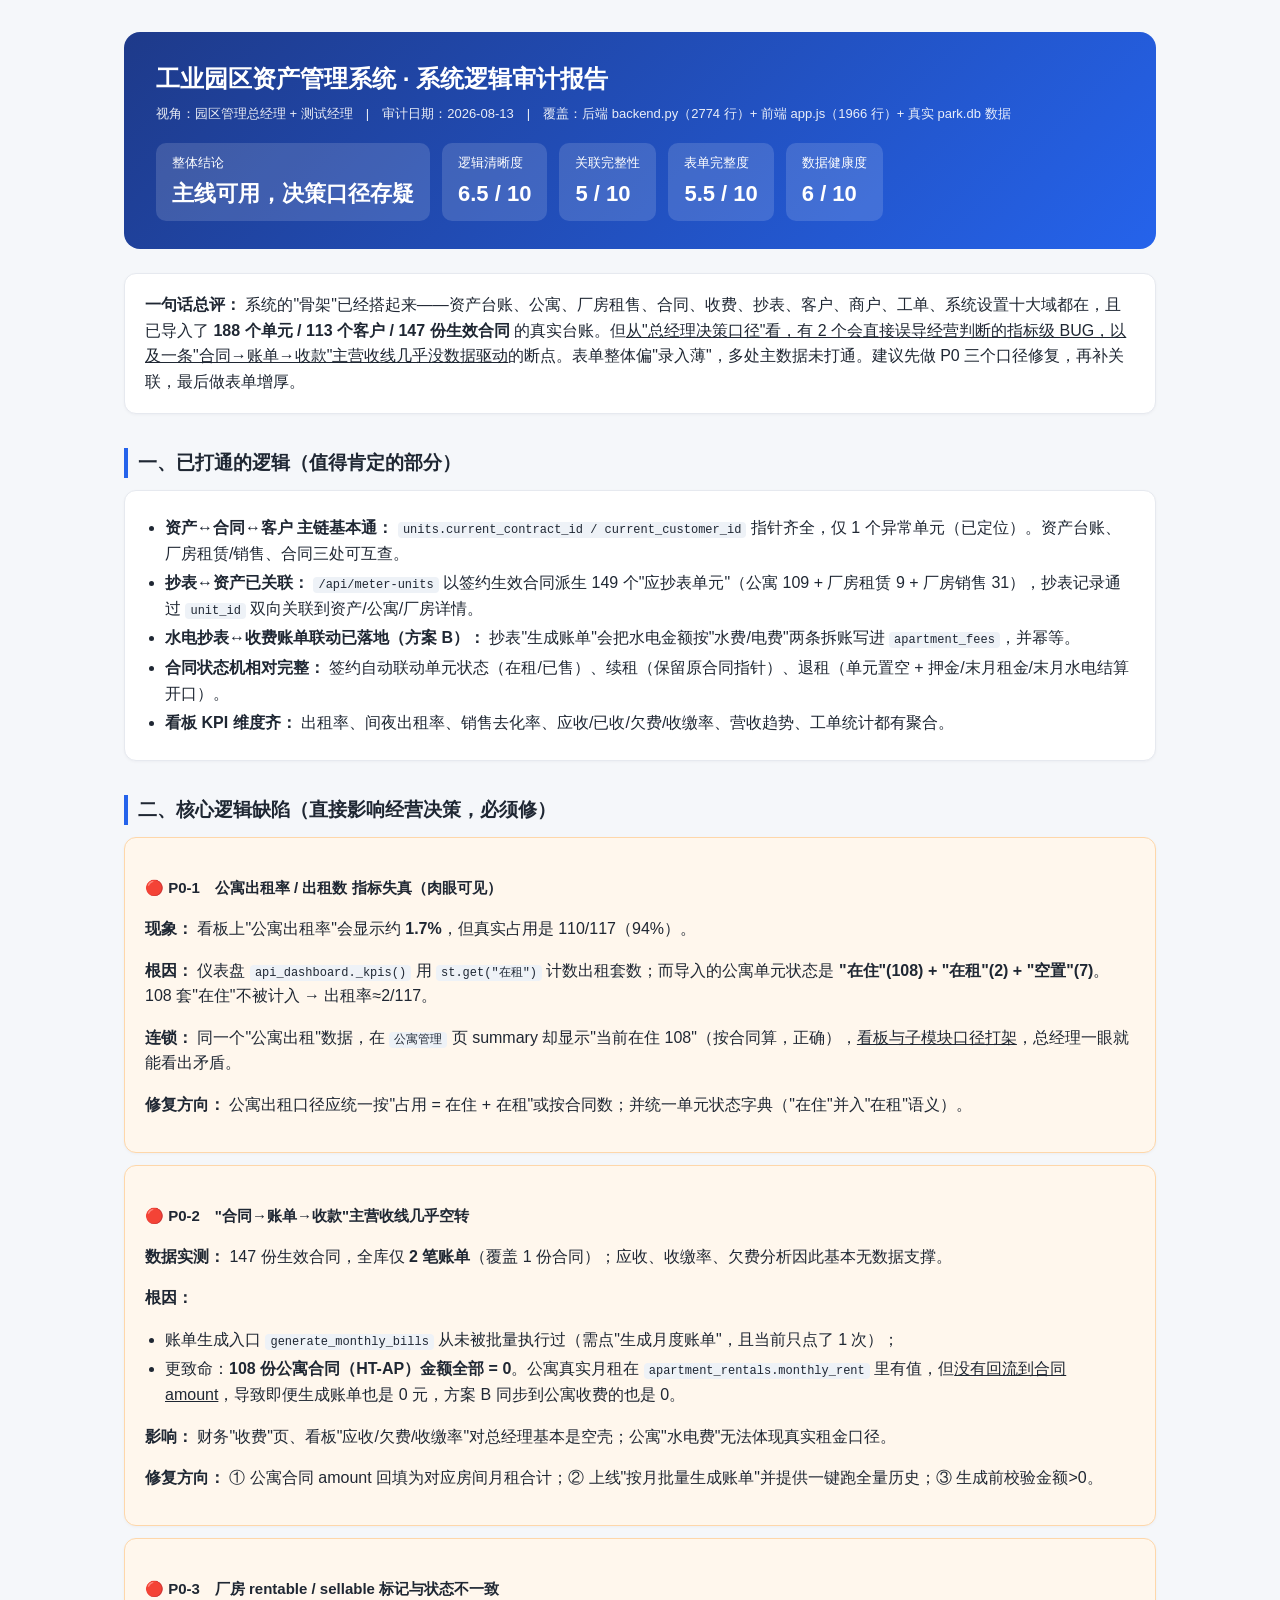
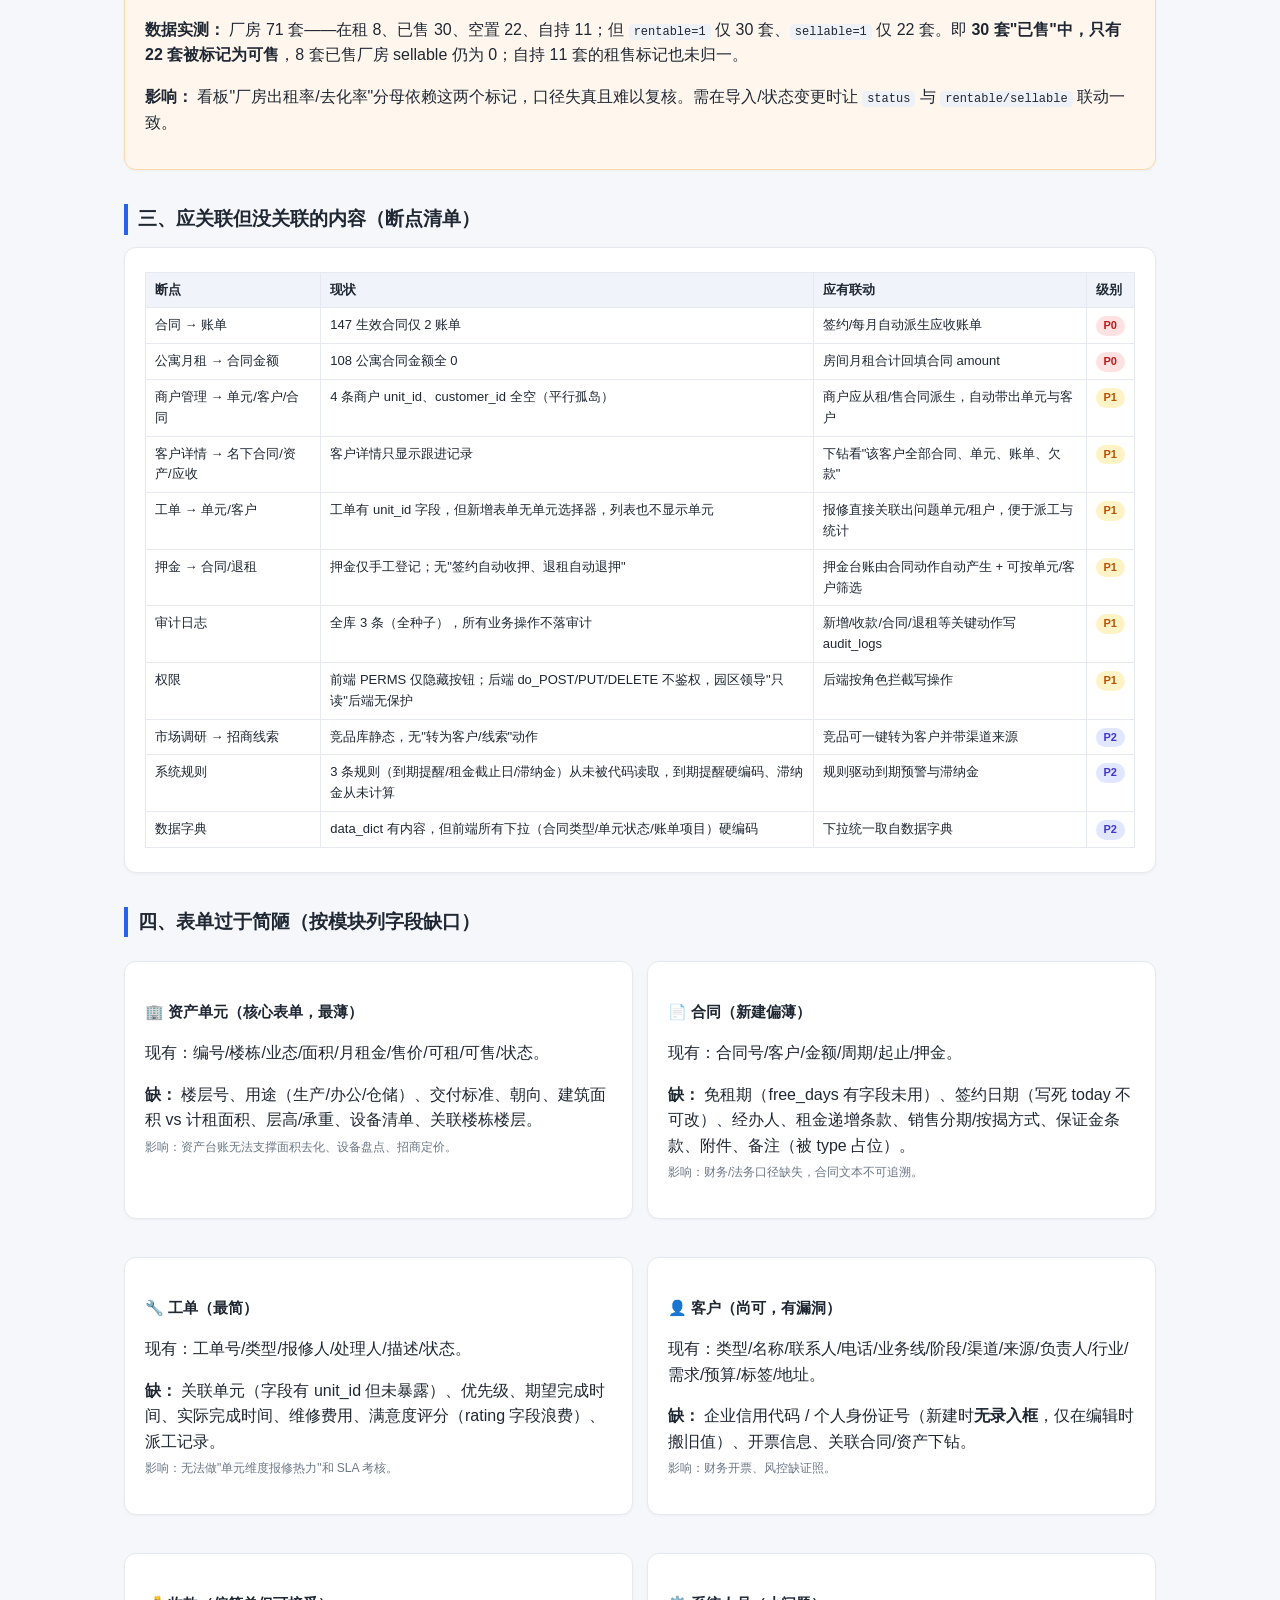
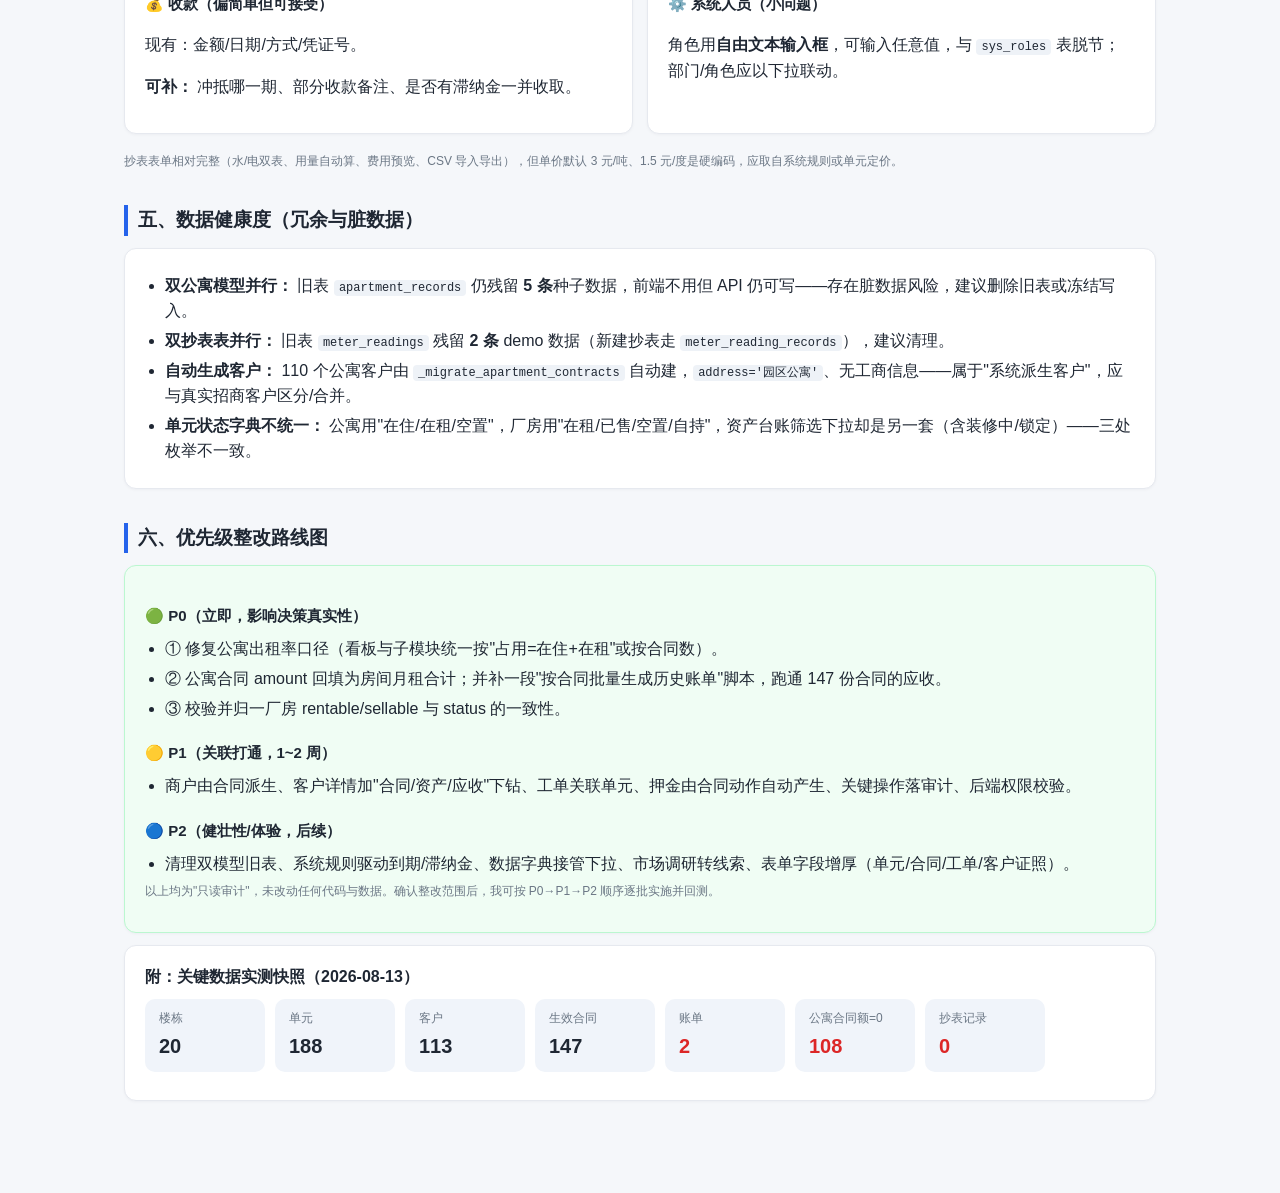
<file: 系统逻辑审计报告.html>
<!DOCTYPE html>
<html lang="zh-CN">
<head>
<meta charset="UTF-8">
<meta name="viewport" content="width=device-width, initial-scale=1.0">
<title>园区资管系统 · 系统逻辑审计报告</title>
<style>
  :root{--bg:#f5f7fa;--card:#fff;--line:#e6e9ef;--ink:#1f2733;--muted:#6b7785;--accent:#2563eb;--red:#dc2626;--amber:#d97706;--green:#16a34a;--purple:#7c3aed}
  *{box-sizing:border-box}
  body{margin:0;font-family:-apple-system,"PingFang SC","Microsoft YaHei",sans-serif;background:var(--bg);color:var(--ink);line-height:1.6}
  .wrap{max-width:1080px;margin:0 auto;padding:32px 24px 80px}
  header.top{background:linear-gradient(135deg,#1e3a8a,#2563eb);color:#fff;border-radius:16px;padding:28px 32px;margin-bottom:24px}
  header.top h1{margin:0 0 6px;font-size:24px}
  header.top .sub{opacity:.9;font-size:13px}
  .score{display:flex;gap:12px;flex-wrap:wrap;margin-top:18px}
  .score .box{background:rgba(255,255,255,.14);border-radius:10px;padding:10px 16px;font-size:13px}
  .score .box b{display:block;font-size:22px;margin-top:2px}
  h2{font-size:19px;margin:34px 0 12px;padding-left:10px;border-left:4px solid var(--accent)}
  h3{font-size:15px;margin:20px 0 8px;color:var(--ink)}
  .card{background:var(--card);border:1px solid var(--line);border-radius:12px;padding:18px 20px;margin:12px 0;box-shadow:0 1px 3px rgba(16,24,40,.04)}
  .grid2{display:grid;grid-template-columns:1fr 1fr;gap:14px}
  @media(max-width:760px){.grid2{grid-template-columns:1fr}}
  table{width:100%;border-collapse:collapse;font-size:13px;margin:6px 0}
  th,td{border:1px solid var(--line);padding:7px 9px;text-align:left;vertical-align:top}
  th{background:#f0f4fa;font-weight:600}
  .tag{display:inline-block;padding:1px 8px;border-radius:20px;font-size:11px;font-weight:600;white-space:nowrap}
  .p0{background:#fee2e2;color:#b91c1c}.p1{background:#fef3c7;color:#b45309}.p2{background:#e0e7ff;color:#4338ca}
  .ok{background:#dcfce7;color:#15803d}
  ul{margin:6px 0 6px 2px;padding-left:18px}
  li{margin:4px 0}
  .kpi-row{display:flex;gap:10px;flex-wrap:wrap;margin:10px 0}
  .kpi{background:#f0f4fa;border-radius:10px;padding:10px 14px;min-width:120px}
  .kpi .l{font-size:12px;color:var(--muted)}
  .kpi .v{font-size:20px;font-weight:700;margin-top:2px}
  code{background:#eef2f7;padding:1px 5px;border-radius:4px;font-size:12px}
  .note{font-size:12px;color:var(--muted);margin-top:6px}
  .pill{display:inline-block;padding:2px 9px;border-radius:6px;font-size:12px;background:#eef2f7;margin:2px 3px 2px 0}
  .broken{background:#fff7ed;border:1px solid #fed7aa}
  .fix{background:#f0fdf4;border:1px solid #bbf7d0}
</style>
</head>
<body>
<div class="wrap">

<header class="top">
  <h1>工业园区资产管理系统 · 系统逻辑审计报告</h1>
  <div class="sub">视角：园区管理总经理 + 测试经理　|　审计日期：2026-08-13　|　覆盖：后端 backend.py（2774 行）+ 前端 app.js（1966 行）+ 真实 park.db 数据</div>
  <div class="score">
    <div class="box">整体结论<b>主线可用，决策口径存疑</b></div>
    <div class="box">逻辑清晰度<b>6.5 / 10</b></div>
    <div class="box">关联完整性<b>5 / 10</b></div>
    <div class="box">表单完整度<b>5.5 / 10</b></div>
    <div class="box">数据健康度<b>6 / 10</b></div>
  </div>
</header>

<div class="card">
  <b>一句话总评：</b> 系统的"骨架"已经搭起来——资产台账、公寓、厂房租售、合同、收费、抄表、客户、商户、工单、系统设置十大域都在，且已导入了 <b>188 个单元 / 113 个客户 / 147 份生效合同</b> 的真实台账。但<u>从"总经理决策口径"看，有 2 个会直接误导经营判断的指标级 BUG，以及一条"合同→账单→收款"主营收线几乎没数据驱动</u>的断点。表单整体偏"录入薄"，多处主数据未打通。建议先做 P0 三个口径修复，再补关联，最后做表单增厚。
</div>

<h2>一、已打通的逻辑（值得肯定的部分）</h2>
<div class="card">
  <ul>
    <li><b>资产↔合同↔客户 主链基本通：</b> <code>units.current_contract_id / current_customer_id</code> 指针齐全，仅 1 个异常单元（已定位）。资产台账、厂房租赁/销售、合同三处可互查。</li>
    <li><b>抄表↔资产已关联：</b> <code>/api/meter-units</code> 以签约生效合同派生 149 个"应抄表单元"（公寓 109 + 厂房租赁 9 + 厂房销售 31），抄表记录通过 <code>unit_id</code> 双向关联到资产/公寓/厂房详情。</li>
    <li><b>水电抄表↔收费账单联动已落地（方案 B）：</b> 抄表"生成账单"会把水电金额按"水费/电费"两条拆账写进 <code>apartment_fees</code>，并幂等。</li>
    <li><b>合同状态机相对完整：</b> 签约自动联动单元状态（在租/已售）、续租（保留原合同指针）、退租（单元置空 + 押金/末月租金/末月水电结算开口）。</li>
    <li><b>看板 KPI 维度齐：</b> 出租率、间夜出租率、销售去化率、应收/已收/欠费/收缴率、营收趋势、工单统计都有聚合。</li>
  </ul>
</div>

<h2>二、核心逻辑缺陷（直接影响经营决策，必须修）</h2>

<div class="card broken">
  <h3>🔴 P0-1　公寓出租率 / 出租数 指标失真（肉眼可见）</h3>
  <p><b>现象：</b> 看板上"公寓出租率"会显示约 <b>1.7%</b>，但真实占用是 110/117（94%）。</p>
  <p><b>根因：</b> 仪表盘 <code>api_dashboard._kpis()</code> 用 <code>st.get("在租")</code> 计数出租套数；而导入的公寓单元状态是 <b>"在住"(108) + "在租"(2) + "空置"(7)</b>。108 套"在住"不被计入 → 出租率≈2/117。</p>
  <p><b>连锁：</b> 同一个"公寓出租"数据，在 <code>公寓管理</code> 页 summary 却显示"当前在住 108"（按合同算，正确），<u>看板与子模块口径打架</u>，总经理一眼就能看出矛盾。</p>
  <p><b>修复方向：</b> 公寓出租口径应统一按"占用 = 在住 + 在租"或按合同数；并统一单元状态字典（"在住"并入"在租"语义）。</p>
</div>

<div class="card broken">
  <h3>🔴 P0-2　"合同→账单→收款"主营收线几乎空转</h3>
  <p><b>数据实测：</b> 147 份生效合同，全库仅 <b>2 笔账单</b>（覆盖 1 份合同）；应收、收缴率、欠费分析因此基本无数据支撑。</p>
  <p><b>根因：</b></p>
  <ul>
    <li>账单生成入口 <code>generate_monthly_bills</code> 从未被批量执行过（需点"生成月度账单"，且当前只点了 1 次）；</li>
    <li>更致命：<b>108 份公寓合同（HT-AP）金额全部 = 0</b>。公寓真实月租在 <code>apartment_rentals.monthly_rent</code> 里有值，但<u>没有回流到合同 amount</u>，导致即便生成账单也是 0 元，方案 B 同步到公寓收费的也是 0。</li>
  </ul>
  <p><b>影响：</b> 财务"收费"页、看板"应收/欠费/收缴率"对总经理基本是空壳；公寓"水电费"无法体现真实租金口径。</p>
  <p><b>修复方向：</b> ① 公寓合同 amount 回填为对应房间月租合计；② 上线"按月批量生成账单"并提供一键跑全量历史；③ 生成前校验金额>0。</p>
</div>

<div class="card broken">
  <h3>🔴 P0-3　厂房 rentable / sellable 标记与状态不一致</h3>
  <p><b>数据实测：</b> 厂房 71 套——在租 8、已售 30、空置 22、自持 11；但 <code>rentable=1</code> 仅 30 套、<code>sellable=1</code> 仅 22 套。即 <b>30 套"已售"中，只有 22 套被标记为可售</b>，8 套已售厂房 sellable 仍为 0；自持 11 套的租售标记也未归一。</p>
  <p><b>影响：</b> 看板"厂房出租率/去化率"分母依赖这两个标记，口径失真且难以复核。需在导入/状态变更时让 <code>status</code> 与 <code>rentable/sellable</code> 联动一致。</p>
</div>

<h2>三、应关联但没关联的内容（断点清单）</h2>
<div class="card">
<table>
  <tr><th>断点</th><th>现状</th><th>应有联动</th><th>级别</th></tr>
  <tr><td>合同 → 账单</td><td>147 生效合同仅 2 账单</td><td>签约/每月自动派生应收账单</td><td><span class="tag p0">P0</span></td></tr>
  <tr><td>公寓月租 → 合同金额</td><td>108 公寓合同金额全 0</td><td>房间月租合计回填合同 amount</td><td><span class="tag p0">P0</span></td></tr>
  <tr><td>商户管理 → 单元/客户/合同</td><td>4 条商户 unit_id、customer_id 全空（平行孤岛）</td><td>商户应从租/售合同派生，自动带出单元与客户</td><td><span class="tag p1">P1</span></td></tr>
  <tr><td>客户详情 → 名下合同/资产/应收</td><td>客户详情只显示跟进记录</td><td>下钻看"该客户全部合同、单元、账单、欠款"</td><td><span class="tag p1">P1</span></td></tr>
  <tr><td>工单 → 单元/客户</td><td>工单有 unit_id 字段，但新增表单无单元选择器，列表也不显示单元</td><td>报修直接关联出问题单元/租户，便于派工与统计</td><td><span class="tag p1">P1</span></td></tr>
  <tr><td>押金 → 合同/退租</td><td>押金仅手工登记；无"签约自动收押、退租自动退押"</td><td>押金台账由合同动作自动产生 + 可按单元/客户筛选</td><td><span class="tag p1">P1</span></td></tr>
  <tr><td>审计日志</td><td>全库 3 条（全种子），所有业务操作不落审计</td><td>新增/收款/合同/退租等关键动作写 audit_logs</td><td><span class="tag p1">P1</span></td></tr>
  <tr><td>权限</td><td>前端 PERMS 仅隐藏按钮；后端 do_POST/PUT/DELETE 不鉴权，园区领导"只读"后端无保护</td><td>后端按角色拦截写操作</td><td><span class="tag p1">P1</span></td></tr>
  <tr><td>市场调研 → 招商线索</td><td>竞品库静态，无"转为客户/线索"动作</td><td>竞品可一键转为客户并带渠道来源</td><td><span class="tag p2">P2</span></td></tr>
  <tr><td>系统规则</td><td>3 条规则（到期提醒/租金截止日/滞纳金）从未被代码读取，到期提醒硬编码、滞纳金从未计算</td><td>规则驱动到期预警与滞纳金</td><td><span class="tag p2">P2</span></td></tr>
  <tr><td>数据字典</td><td>data_dict 有内容，但前端所有下拉（合同类型/单元状态/账单项目）硬编码</td><td>下拉统一取自数据字典</td><td><span class="tag p2">P2</span></td></tr>
</table>
</div>

<h2>四、表单过于简陋（按模块列字段缺口）</h2>
<div class="grid2">
  <div class="card">
    <h3>🏢 资产单元（核心表单，最薄）</h3>
    <p>现有：编号/楼栋/业态/面积/月租金/售价/可租/可售/状态。</p>
    <p><b>缺：</b> 楼层号、用途（生产/办公/仓储）、交付标准、朝向、建筑面积 vs 计租面积、层高/承重、设备清单、关联楼栋楼层。<br><span class="note">影响：资产台账无法支撑面积去化、设备盘点、招商定价。</span></p>
  </div>
  <div class="card">
    <h3>📄 合同（新建偏薄）</h3>
    <p>现有：合同号/客户/金额/周期/起止/押金。</p>
    <p><b>缺：</b> 免租期（free_days 有字段未用）、签约日期（写死 today 不可改）、经办人、租金递增条款、销售分期/按揭方式、保证金条款、附件、备注（被 type 占位）。<br><span class="note">影响：财务/法务口径缺失，合同文本不可追溯。</span></p>
  </div>
  <div class="card">
    <h3>🔧 工单（最简）</h3>
    <p>现有：工单号/类型/报修人/处理人/描述/状态。</p>
    <p><b>缺：</b> 关联单元（字段有 unit_id 但未暴露）、优先级、期望完成时间、实际完成时间、维修费用、满意度评分（rating 字段浪费）、派工记录。<br><span class="note">影响：无法做"单元维度报修热力"和 SLA 考核。</span></p>
  </div>
  <div class="card">
    <h3>👤 客户（尚可，有漏洞）</h3>
    <p>现有：类型/名称/联系人/电话/业务线/阶段/渠道/来源/负责人/行业/需求/预算/标签/地址。</p>
    <p><b>缺：</b> 企业信用代码 / 个人身份证号（新建时<b>无录入框</b>，仅在编辑时搬旧值）、开票信息、关联合同/资产下钻。<br><span class="note">影响：财务开票、风控缺证照。</span></p>
  </div>
  <div class="card">
    <h3>💰 收款（偏简单但可接受）</h3>
    <p>现有：金额/日期/方式/凭证号。</p>
    <p><b>可补：</b> 冲抵哪一期、部分收款备注、是否有滞纳金一并收取。</p>
  </div>
  <div class="card">
    <h3>⚙️ 系统人员（小问题）</h3>
    <p>角色用<b>自由文本输入框</b>，可输入任意值，与 <code>sys_roles</code> 表脱节；部门/角色应以下拉联动。</p>
  </div>
</div>
<div class="note">抄表表单相对完整（水/电双表、用量自动算、费用预览、CSV 导入导出），但单价默认 3 元/吨、1.5 元/度是硬编码，应取自系统规则或单元定价。</div>

<h2>五、数据健康度（冗余与脏数据）</h2>
<div class="card">
  <ul>
    <li><b>双公寓模型并行：</b> 旧表 <code>apartment_records</code> 仍残留 <b>5 条</b>种子数据，前端不用但 API 仍可写——存在脏数据风险，建议删除旧表或冻结写入。</li>
    <li><b>双抄表表并行：</b> 旧表 <code>meter_readings</code> 残留 <b>2 条</b> demo 数据（新建抄表走 <code>meter_reading_records</code>），建议清理。</li>
    <li><b>自动生成客户：</b> 110 个公寓客户由 <code>_migrate_apartment_contracts</code> 自动建，<code>address='园区公寓'</code>、无工商信息——属于"系统派生客户"，应与真实招商客户区分/合并。</li>
    <li><b>单元状态字典不统一：</b> 公寓用"在住/在租/空置"，厂房用"在租/已售/空置/自持"，资产台账筛选下拉却是另一套（含装修中/锁定）——三处枚举不一致。</li>
  </ul>
</div>

<h2>六、优先级整改路线图</h2>
<div class="card fix">
  <h3>🟢 P0（立即，影响决策真实性）</h3>
  <ul>
    <li>① 修复公寓出租率口径（看板与子模块统一按"占用=在住+在租"或按合同数）。</li>
    <li>② 公寓合同 amount 回填为房间月租合计；并补一段"按合同批量生成历史账单"脚本，跑通 147 份合同的应收。</li>
    <li>③ 校验并归一厂房 rentable/sellable 与 status 的一致性。</li>
  </ul>
  <h3>🟡 P1（关联打通，1~2 周）</h3>
  <ul>
    <li>商户由合同派生、客户详情加"合同/资产/应收"下钻、工单关联单元、押金由合同动作自动产生、关键操作落审计、后端权限校验。</li>
  </ul>
  <h3>🔵 P2（健壮性/体验，后续）</h3>
  <ul>
    <li>清理双模型旧表、系统规则驱动到期/滞纳金、数据字典接管下拉、市场调研转线索、表单字段增厚（单元/合同/工单/客户证照）。</li>
  </ul>
  <p class="note">以上均为"只读审计"，未改动任何代码与数据。确认整改范围后，我可按 P0→P1→P2 顺序逐批实施并回测。</p>
</div>

<div class="card">
  <b>附：关键数据实测快照（2026-08-13）</b>
  <div class="kpi-row">
    <div class="kpi"><div class="l">楼栋</div><div class="v">20</div></div>
    <div class="kpi"><div class="l">单元</div><div class="v">188</div></div>
    <div class="kpi"><div class="l">客户</div><div class="v">113</div></div>
    <div class="kpi"><div class="l">生效合同</div><div class="v">147</div></div>
    <div class="kpi"><div class="l">账单</div><div class="v" style="color:#dc2626">2</div></div>
    <div class="kpi"><div class="l">公寓合同额=0</div><div class="v" style="color:#dc2626">108</div></div>
    <div class="kpi"><div class="l">抄表记录</div><div class="v" style="color:#dc2626">0</div></div>
  </div>
</div>

</div>
</body>
</html>
</file>
